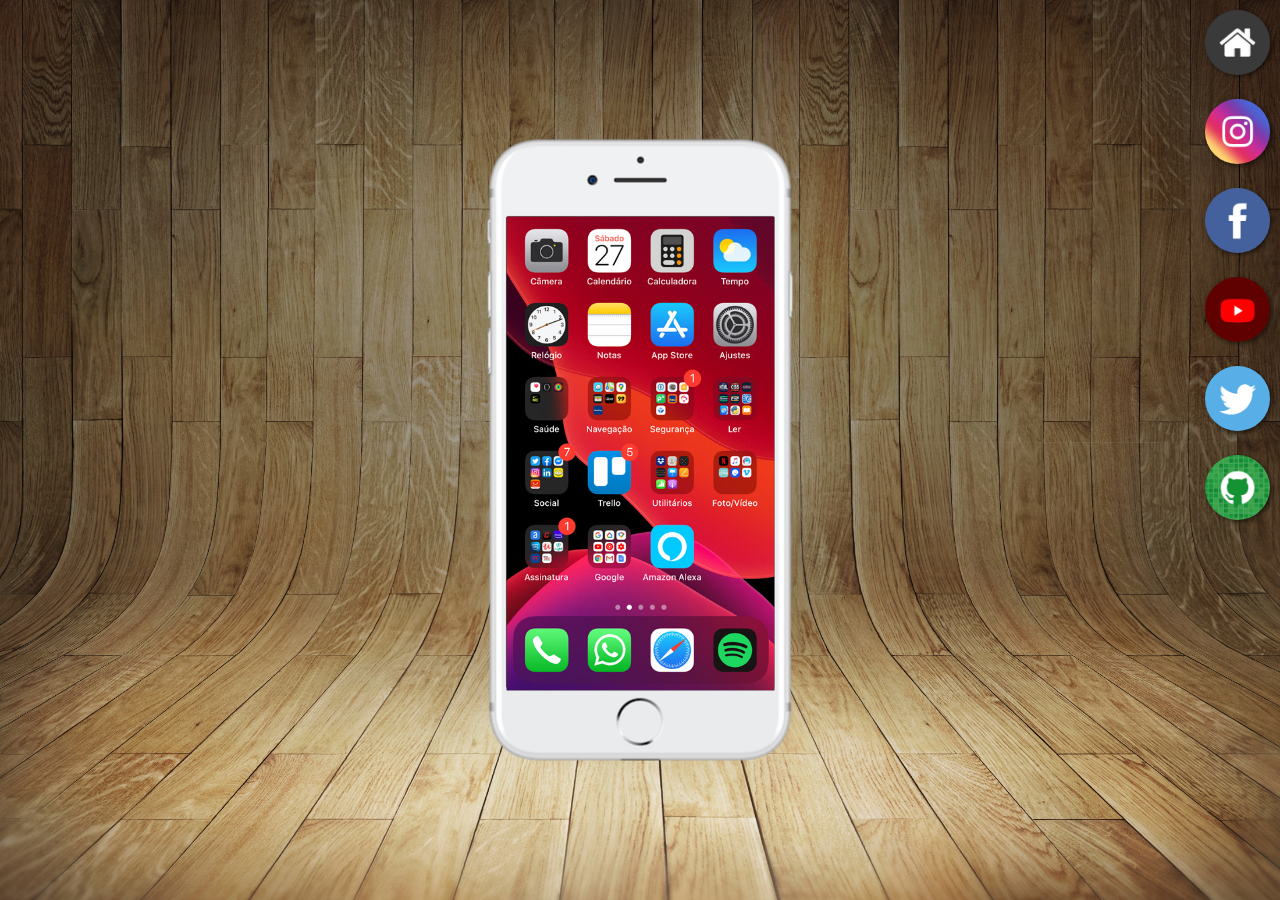
<file: index.html>
<!DOCTYPE html>
<html lang="pt-br">
<head>
    <meta charset="UTF-8">
    <meta name="viewport" content="width=device-width, initial-scale=1.0">
    <title>Projeto redes sociais</title>
    <link rel="shortcut icon" href="favicon.ico" type="image/x-icon">
    <link rel="stylesheet" href="style.css">
</head>
<body>
    <main>
        <section id="telefone">
            <iframe class="tela" name="tela" id="tela-home" src="home.html" frameborder="0"></iframe>
        </section>
        <section id="redes">
            <a href="home.html" target="tela"><img src="imagens/logo-home.jpg" alt="Home"></a> <br>
            <a href="instagram.html" target="tela"><img src="imagens/logo-instagram.jpg" alt="Instagram"></a> <br>
            <a href="facebook.html" target="tela"><img src="imagens/logo-facebook.jpg" alt="Facebook"></a> <br>
            <a href="Yt.html" target="tela"><img src="imagens/logo-youtube.jpg" alt="Youtube"></a> <br>
            <a href="Twitter.html" target="tela"><img src="imagens/logo-twitter.jpg" alt="Twitter"></a> <br>
            <a href="git.html" target="tela"><img src="imagens/logo-github.jpg" alt="Github"></a>
        </section>
    </main>
</body>
</html>
</file>
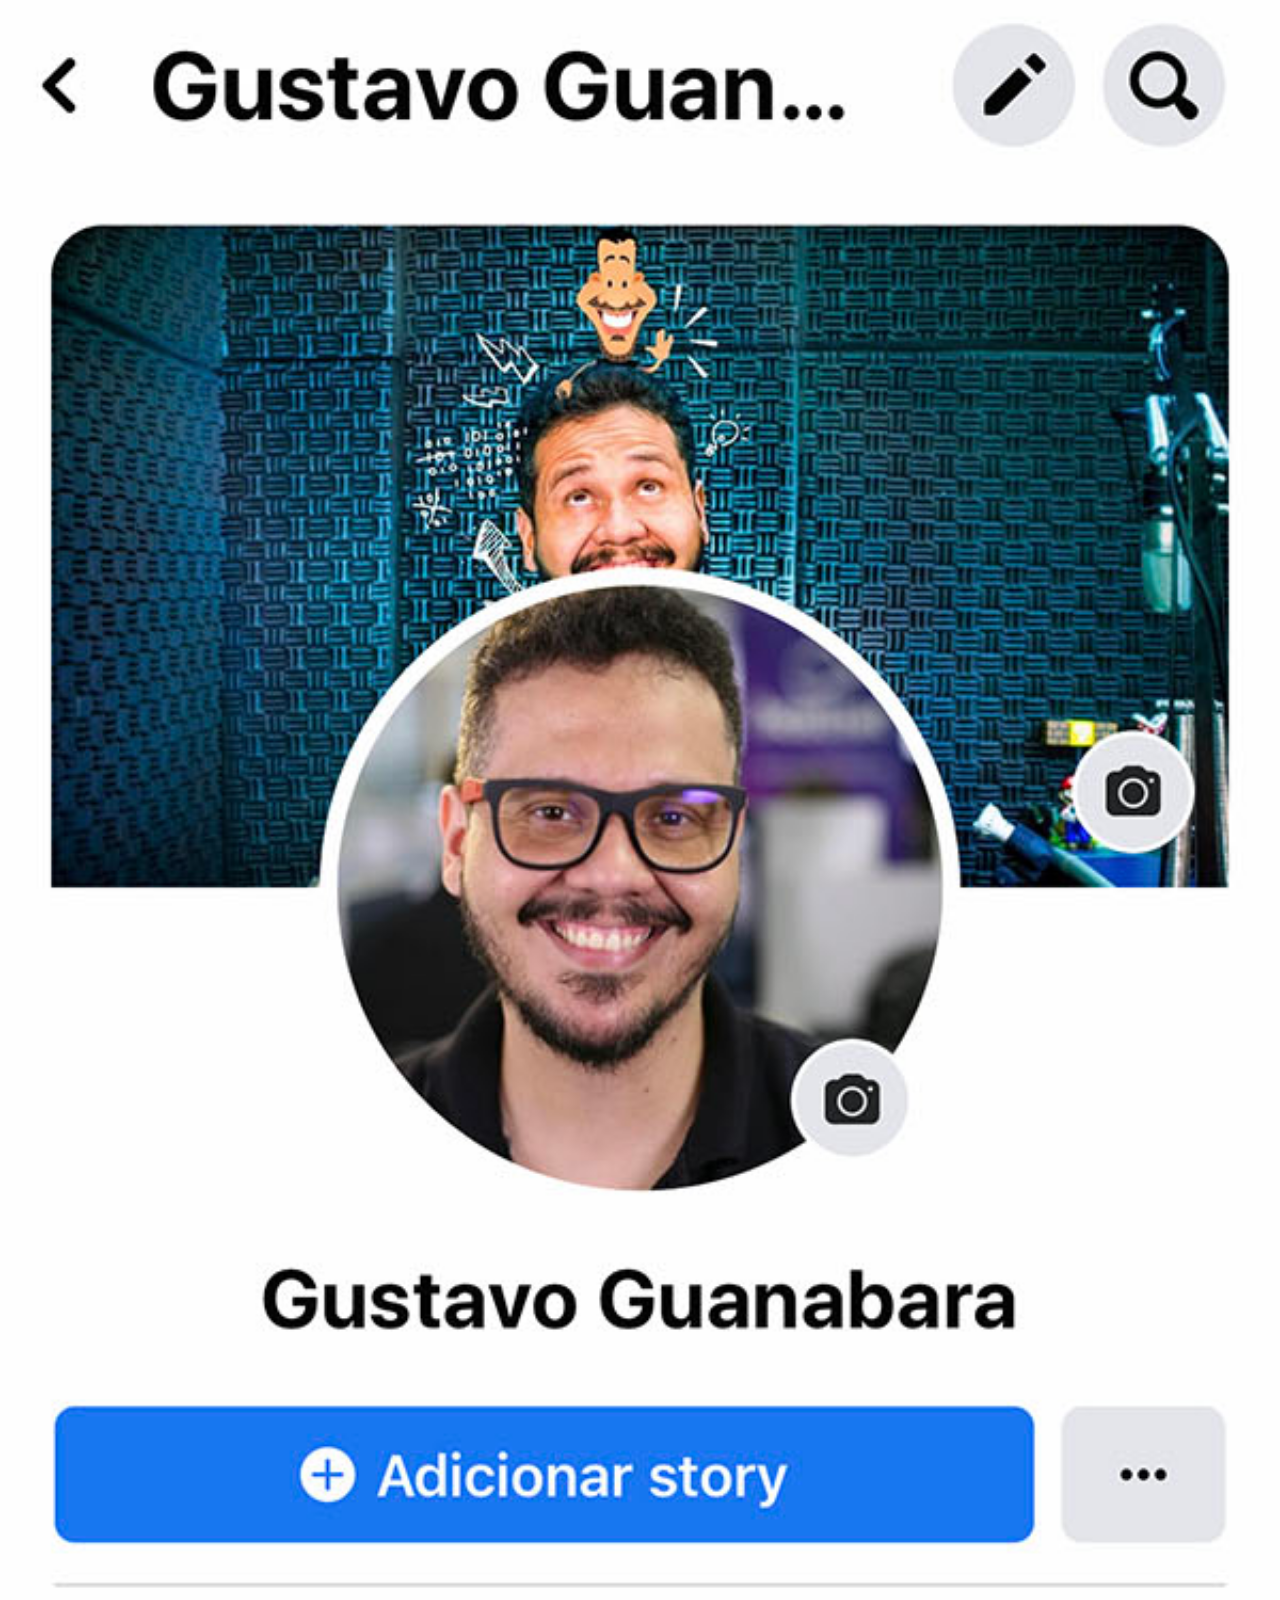
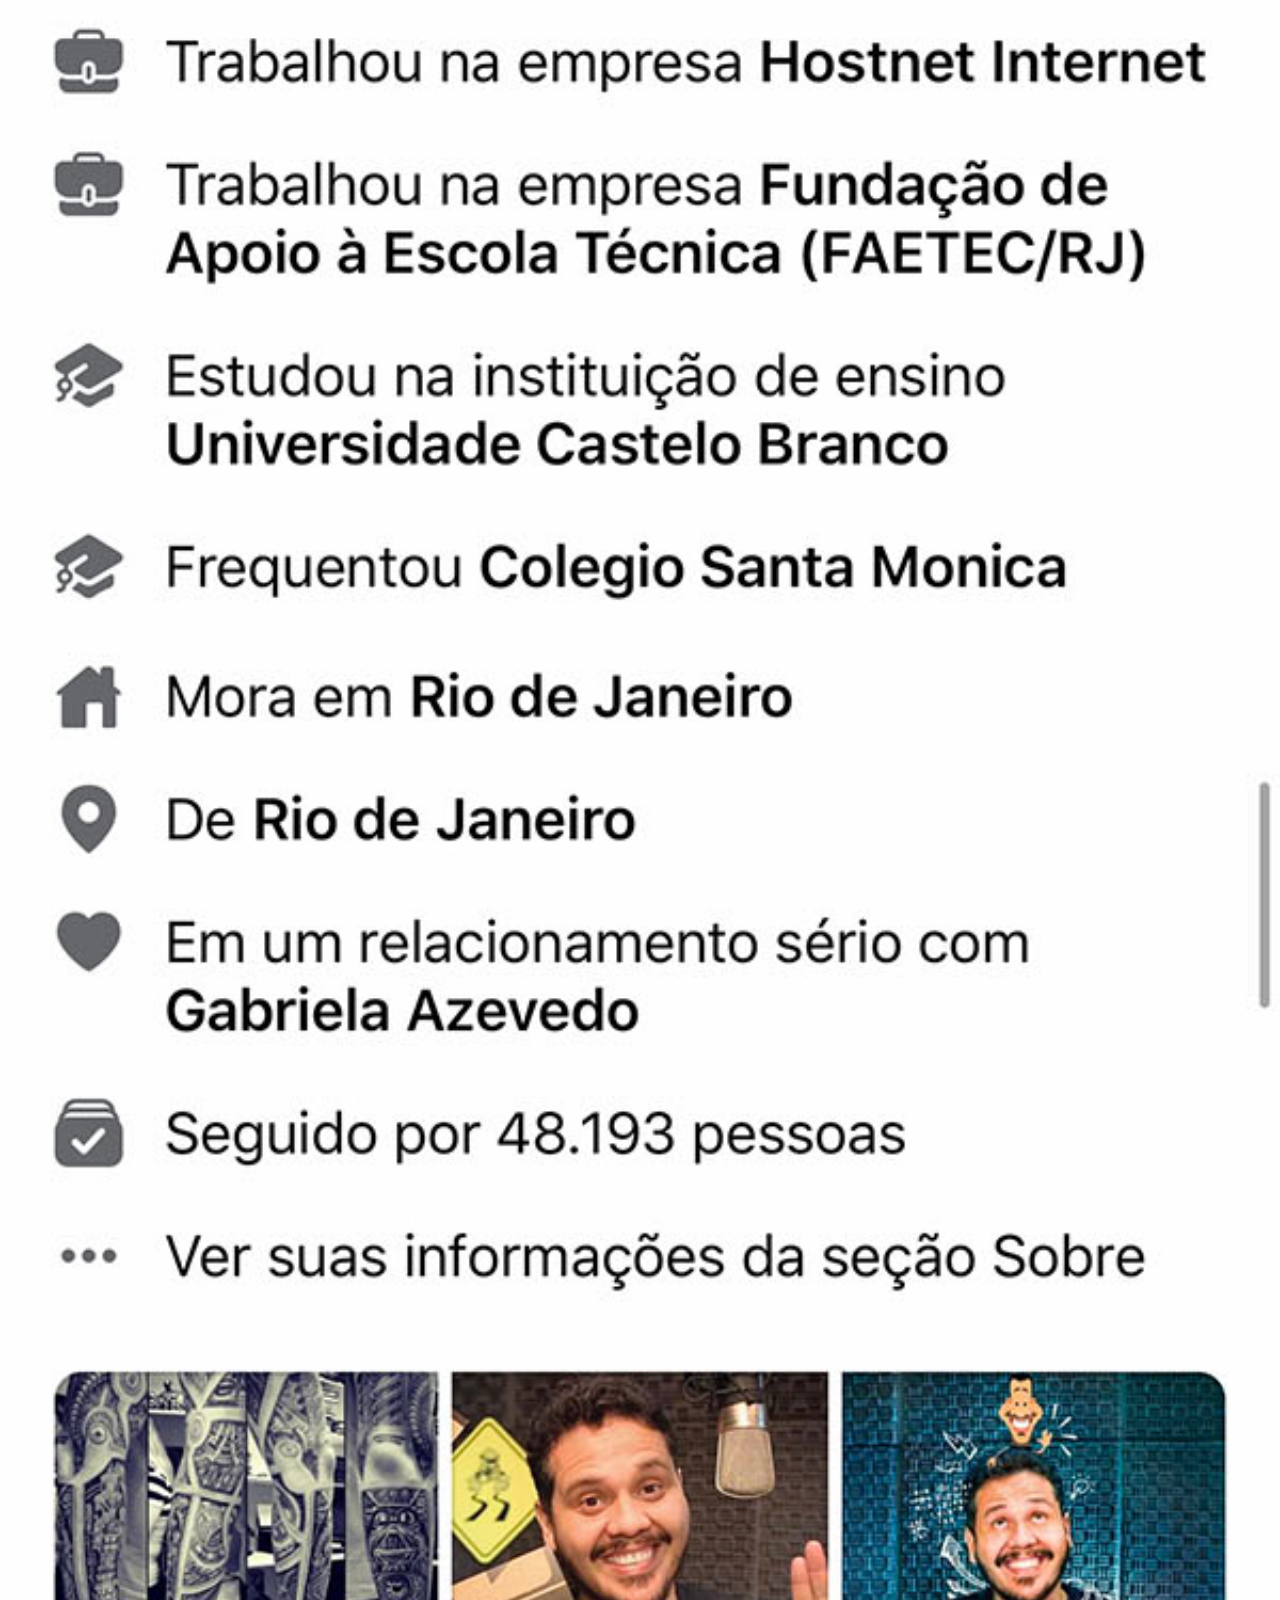
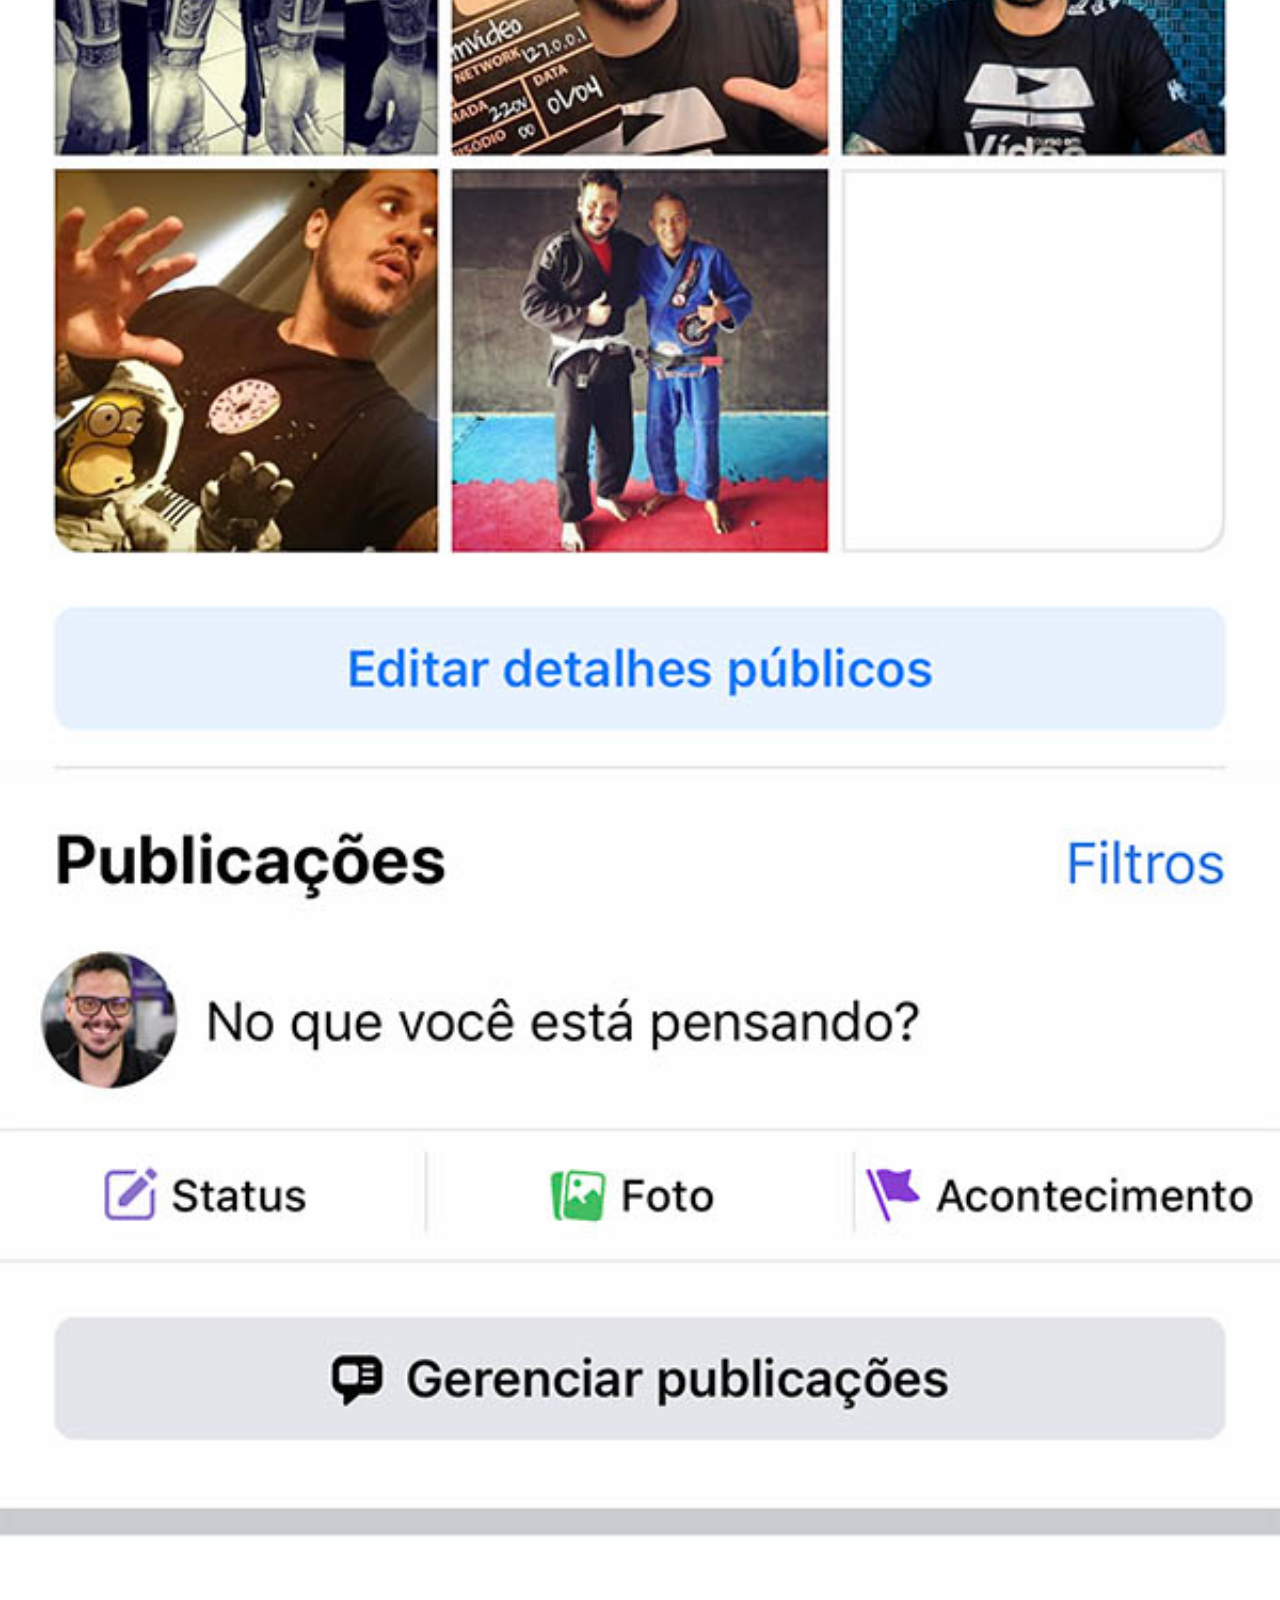
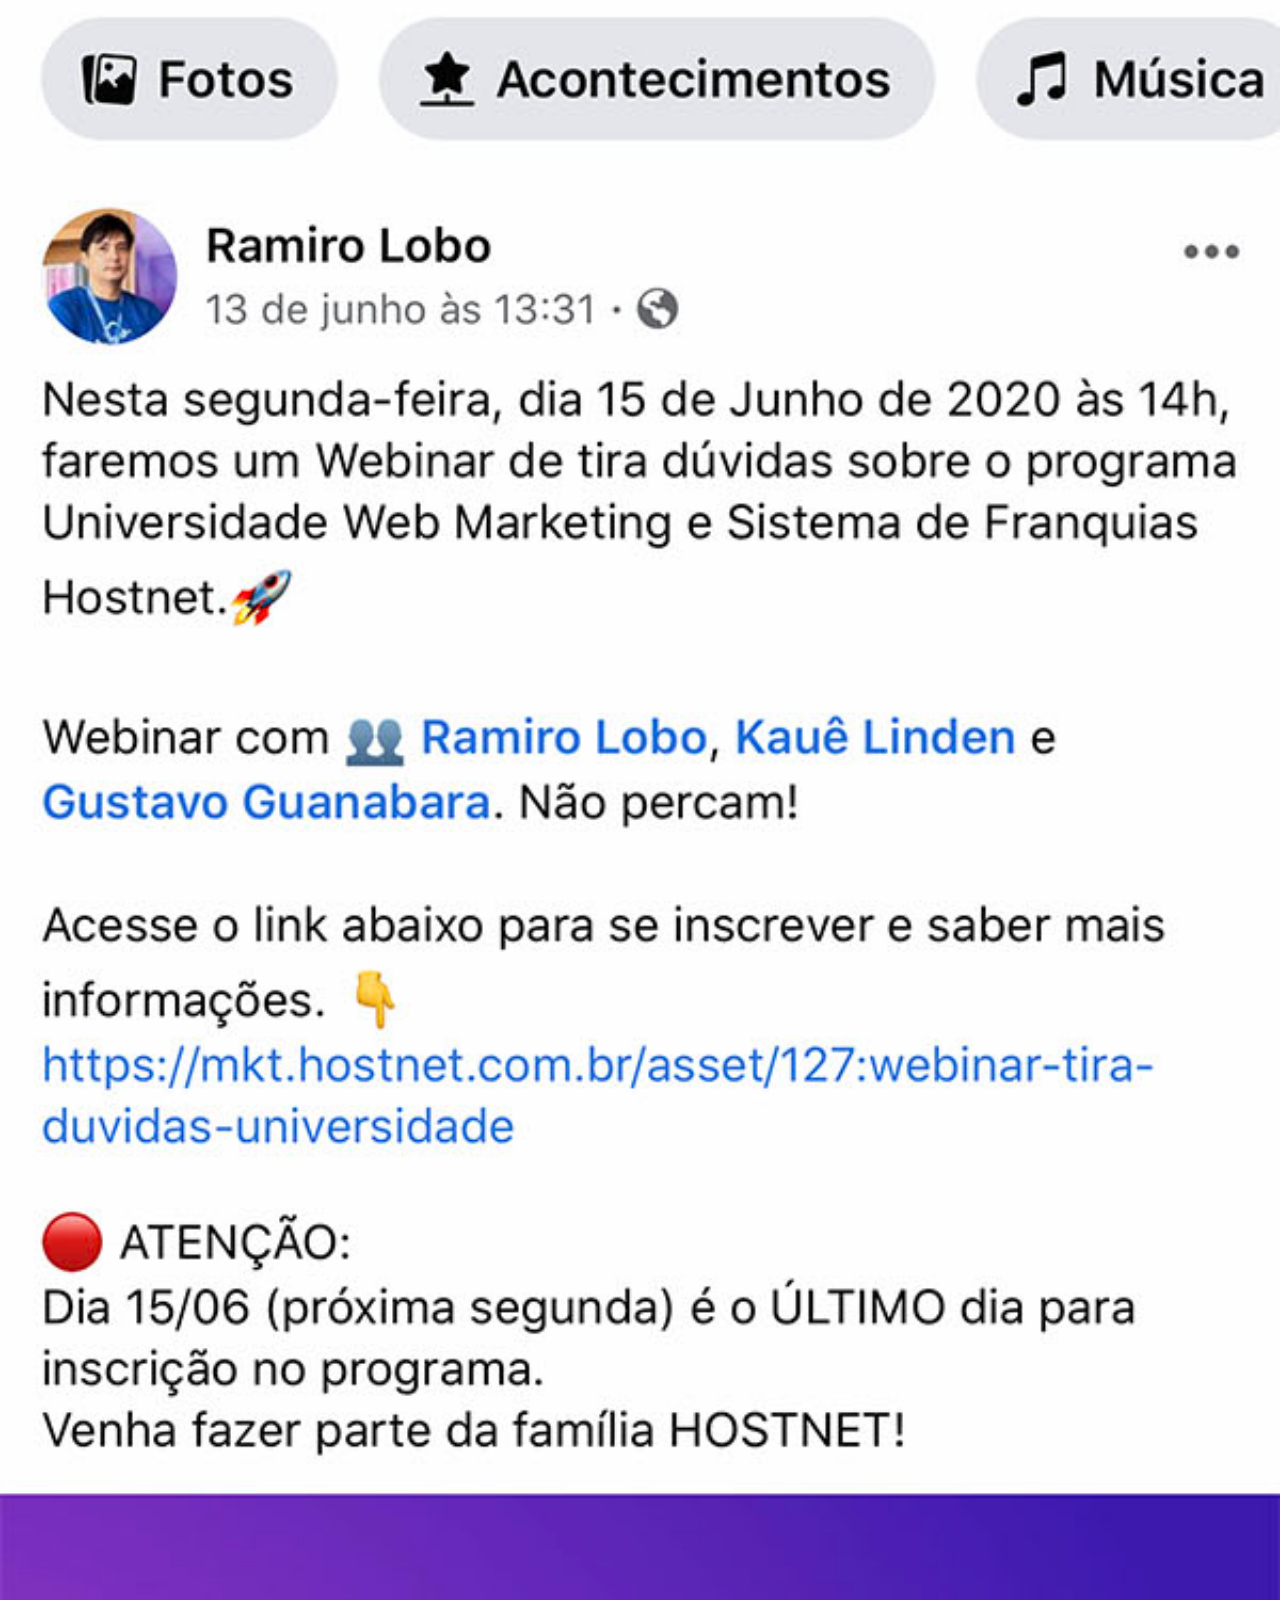
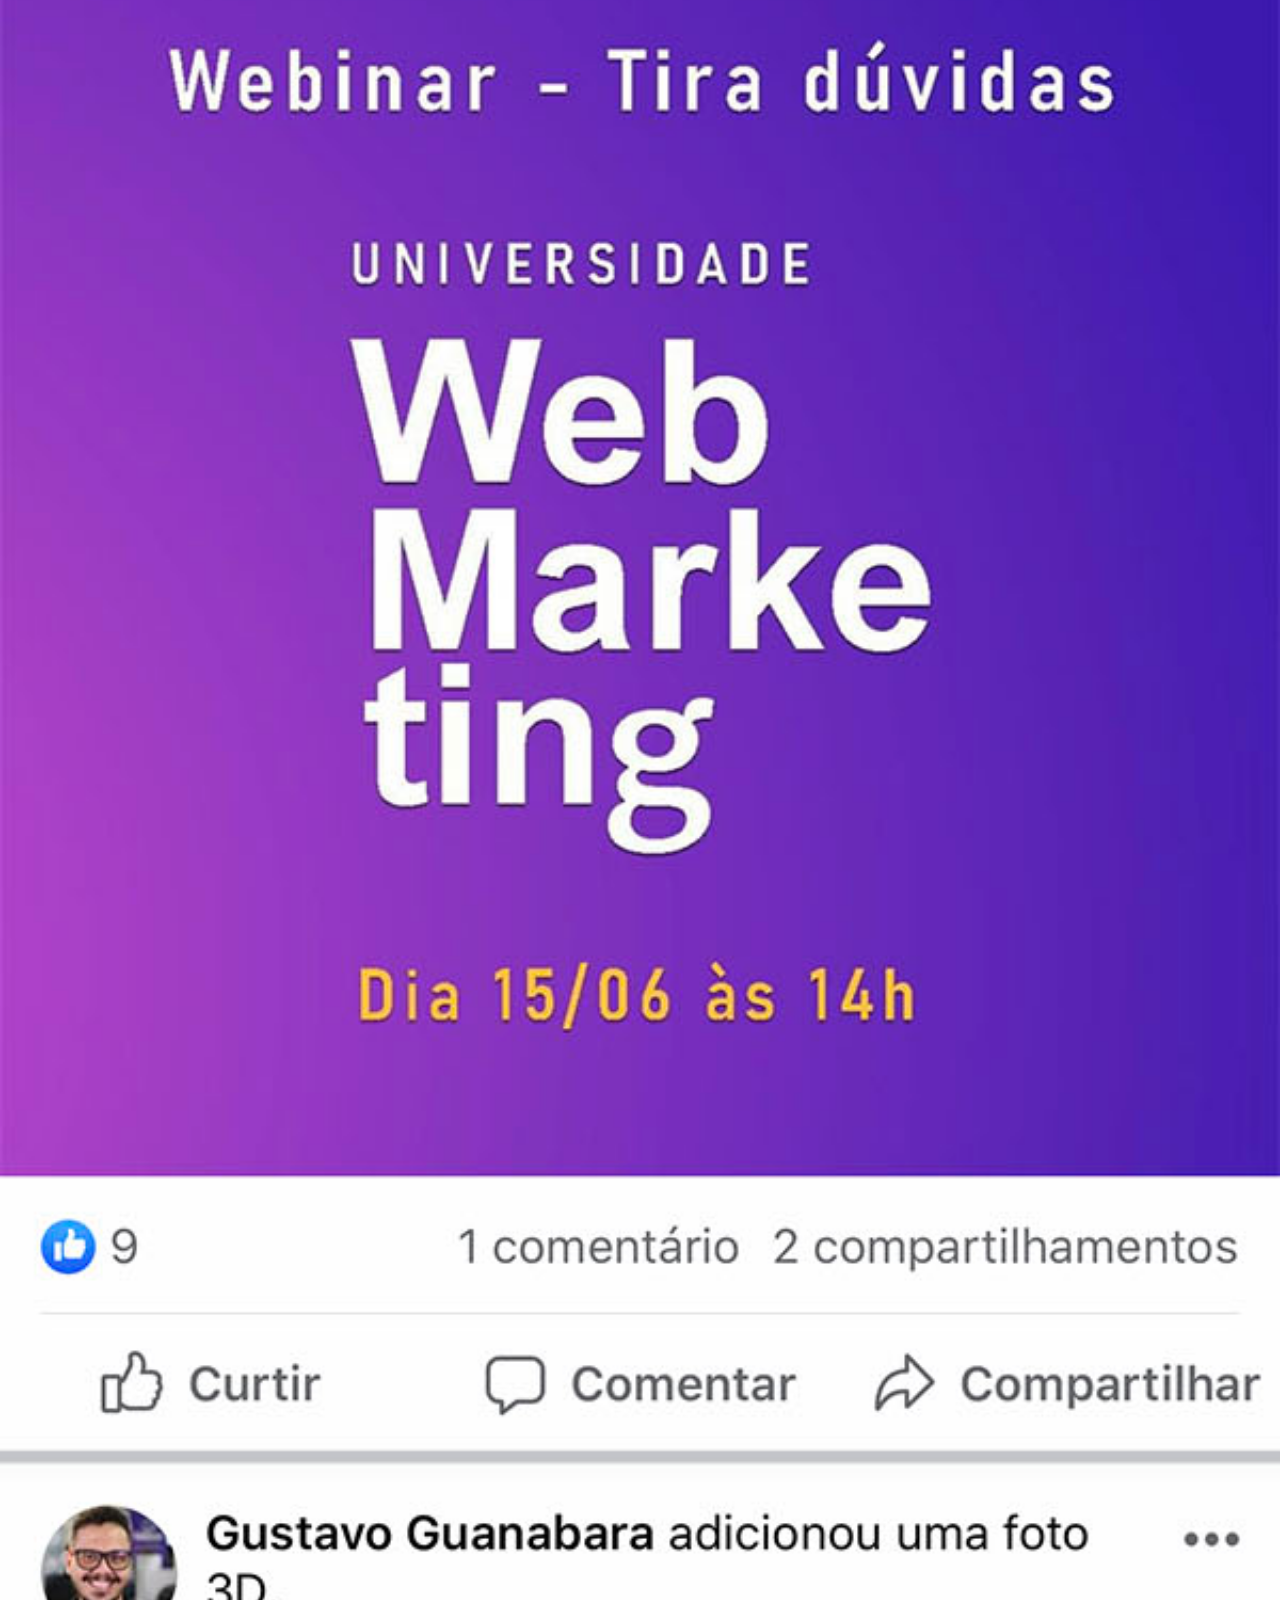
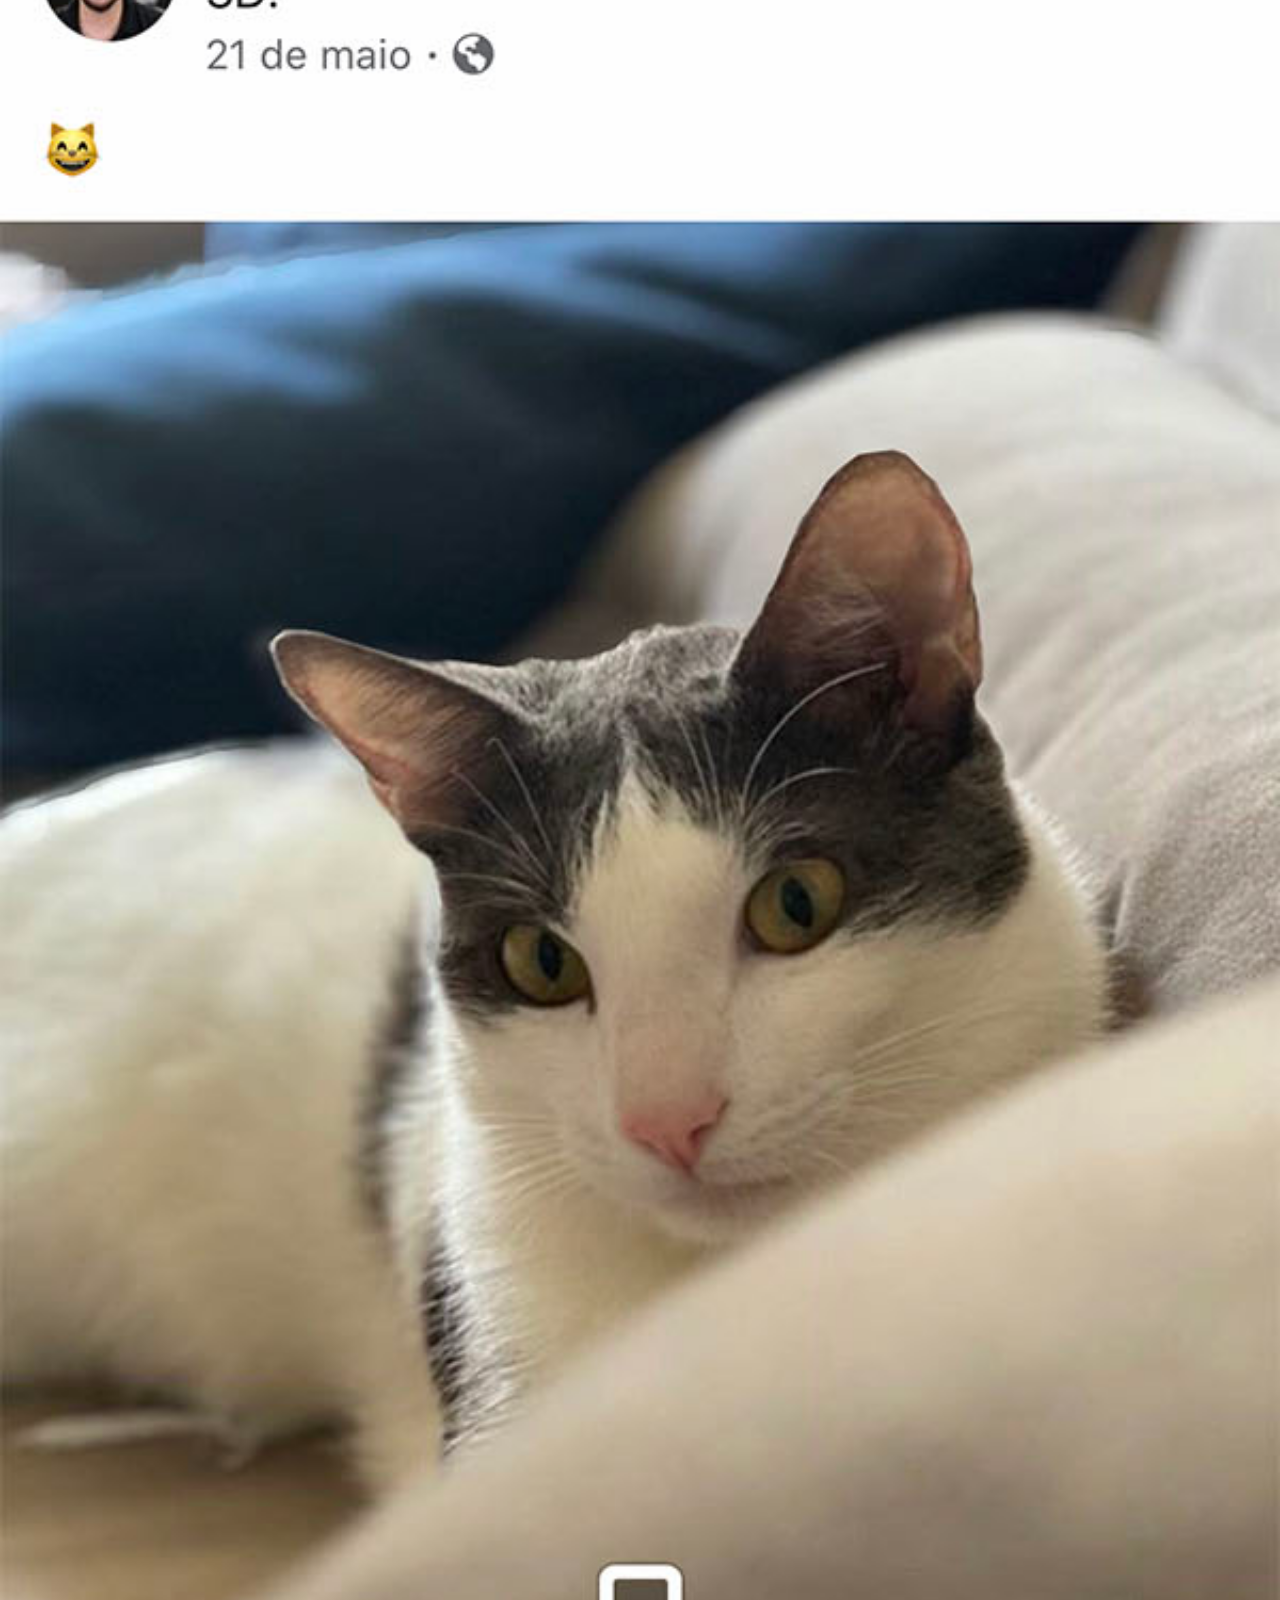
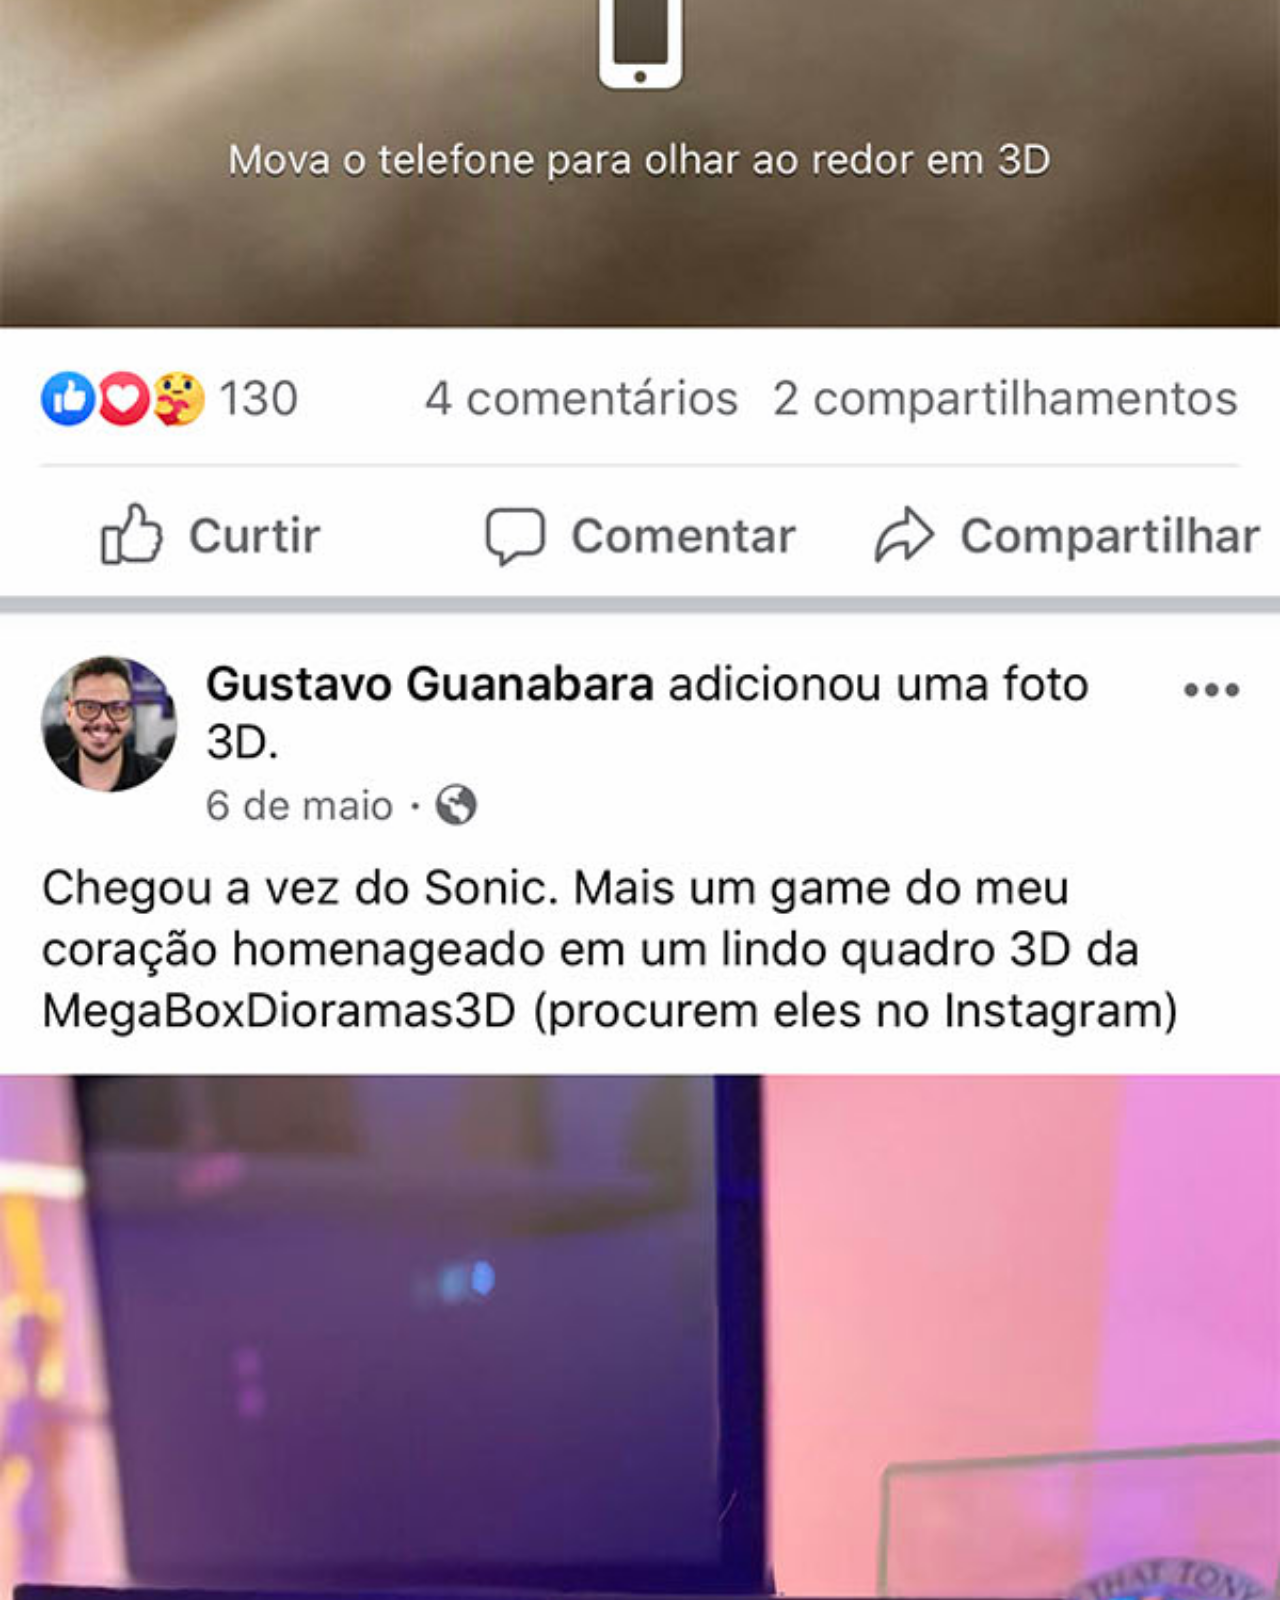
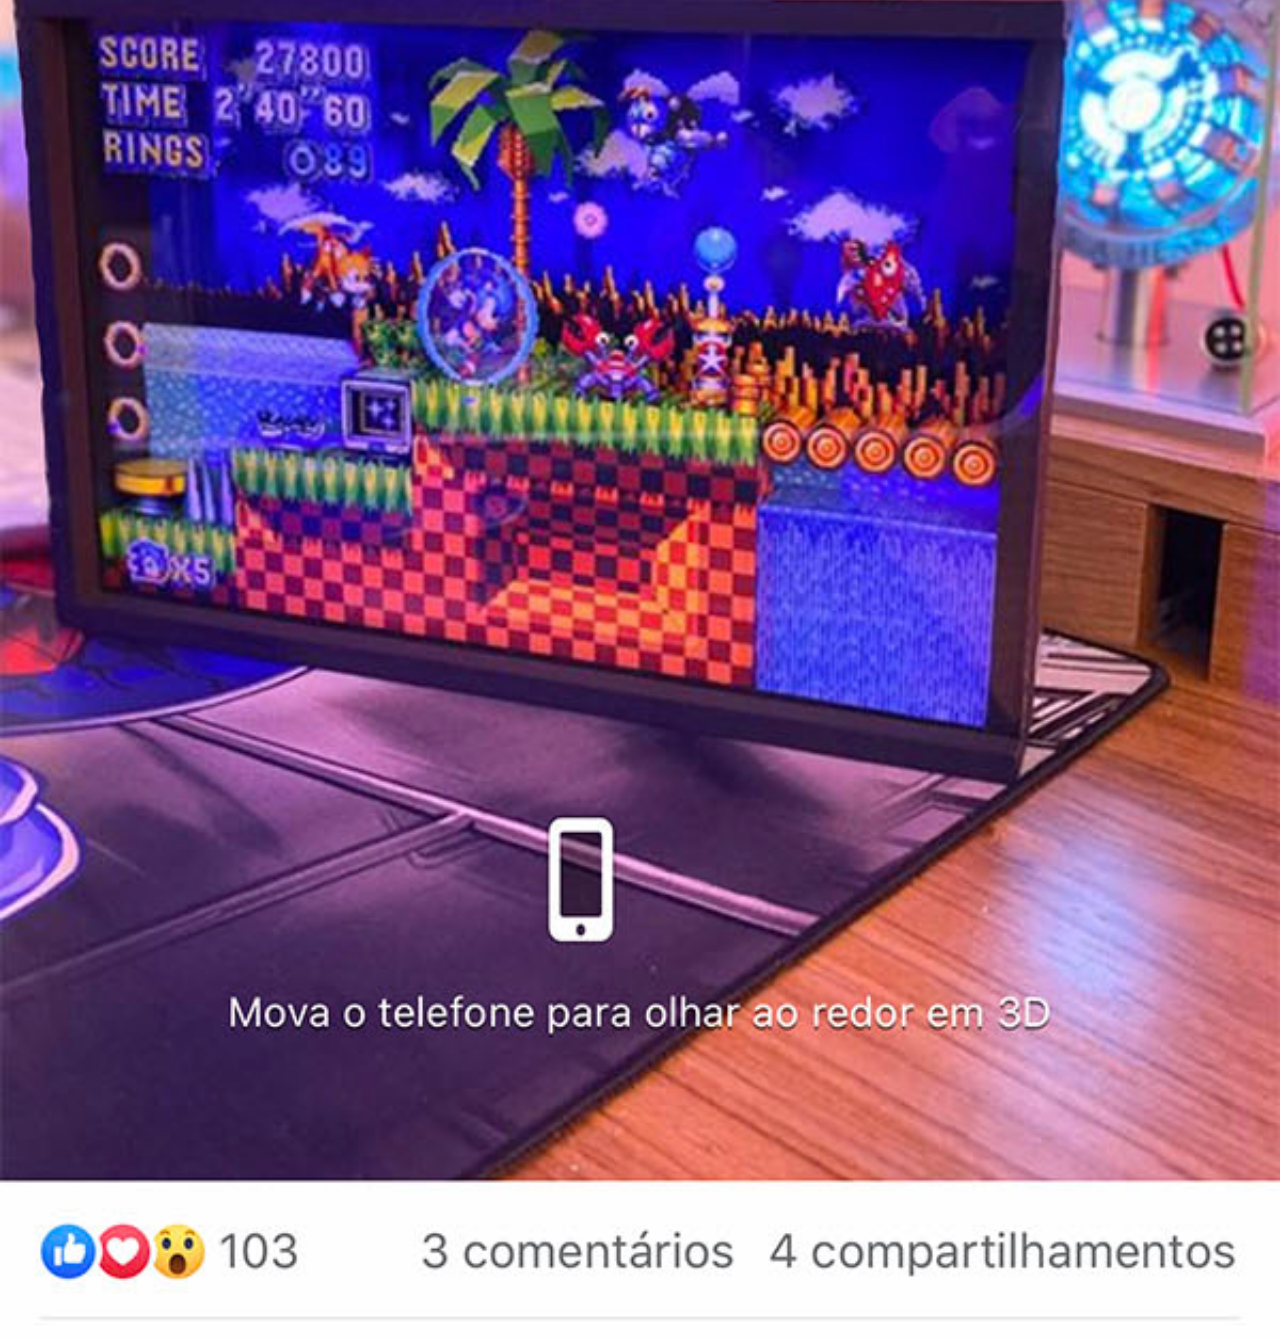
<file: facebook.html>
<!DOCTYPE html>
<html lang="pt-br">
<head>
    <meta charset="UTF-8">
    <meta name="viewport" content="width=device-width, initial-scale=1.0">
    <title>Facebook</title>
    <style>
        *{
            margin: 0;
            padding: 0;
        }

        ::-webkit-scrollbar{
            height: 0;
            width: 0;
        }

        body img{
            width: 100vw;
        }

    </style>
</head>
<body>
    <img src="imagens/tela-facebook.jpg" alt="Facebook">
</body>
</html>
</file>
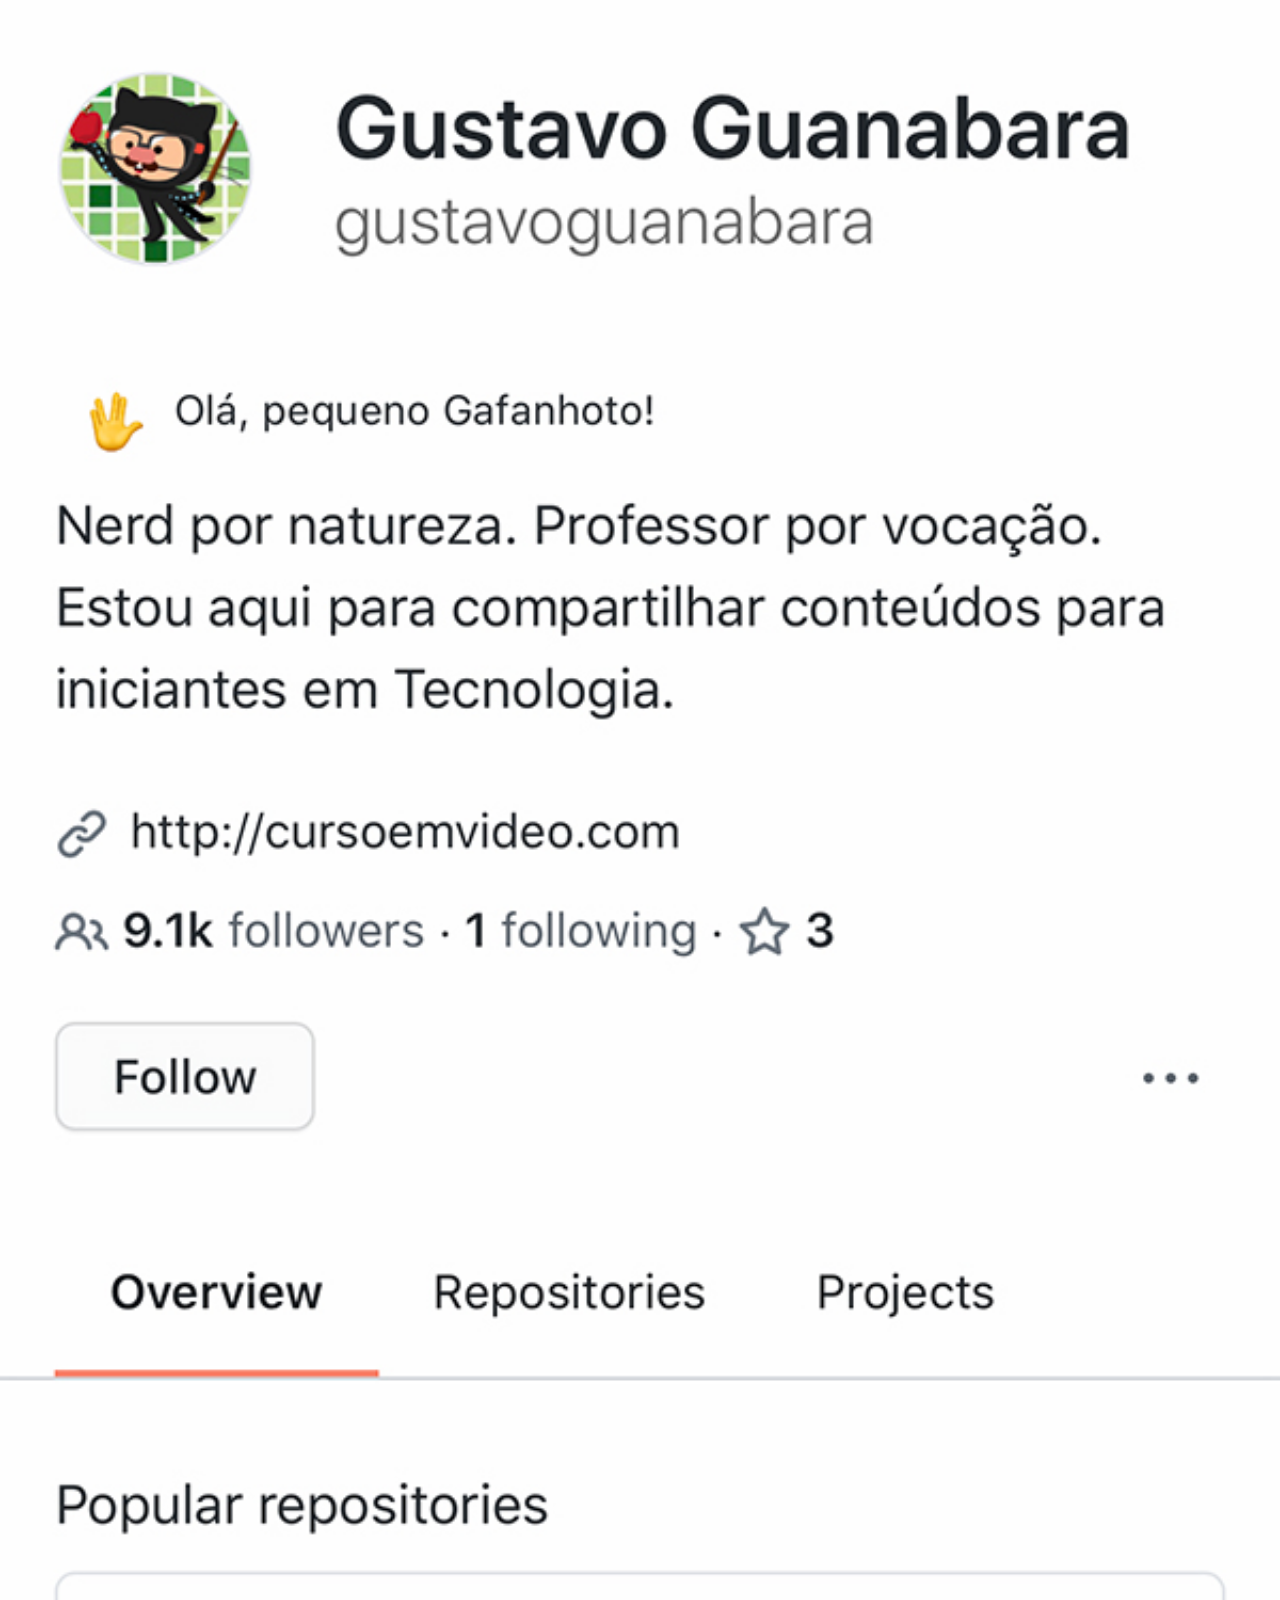
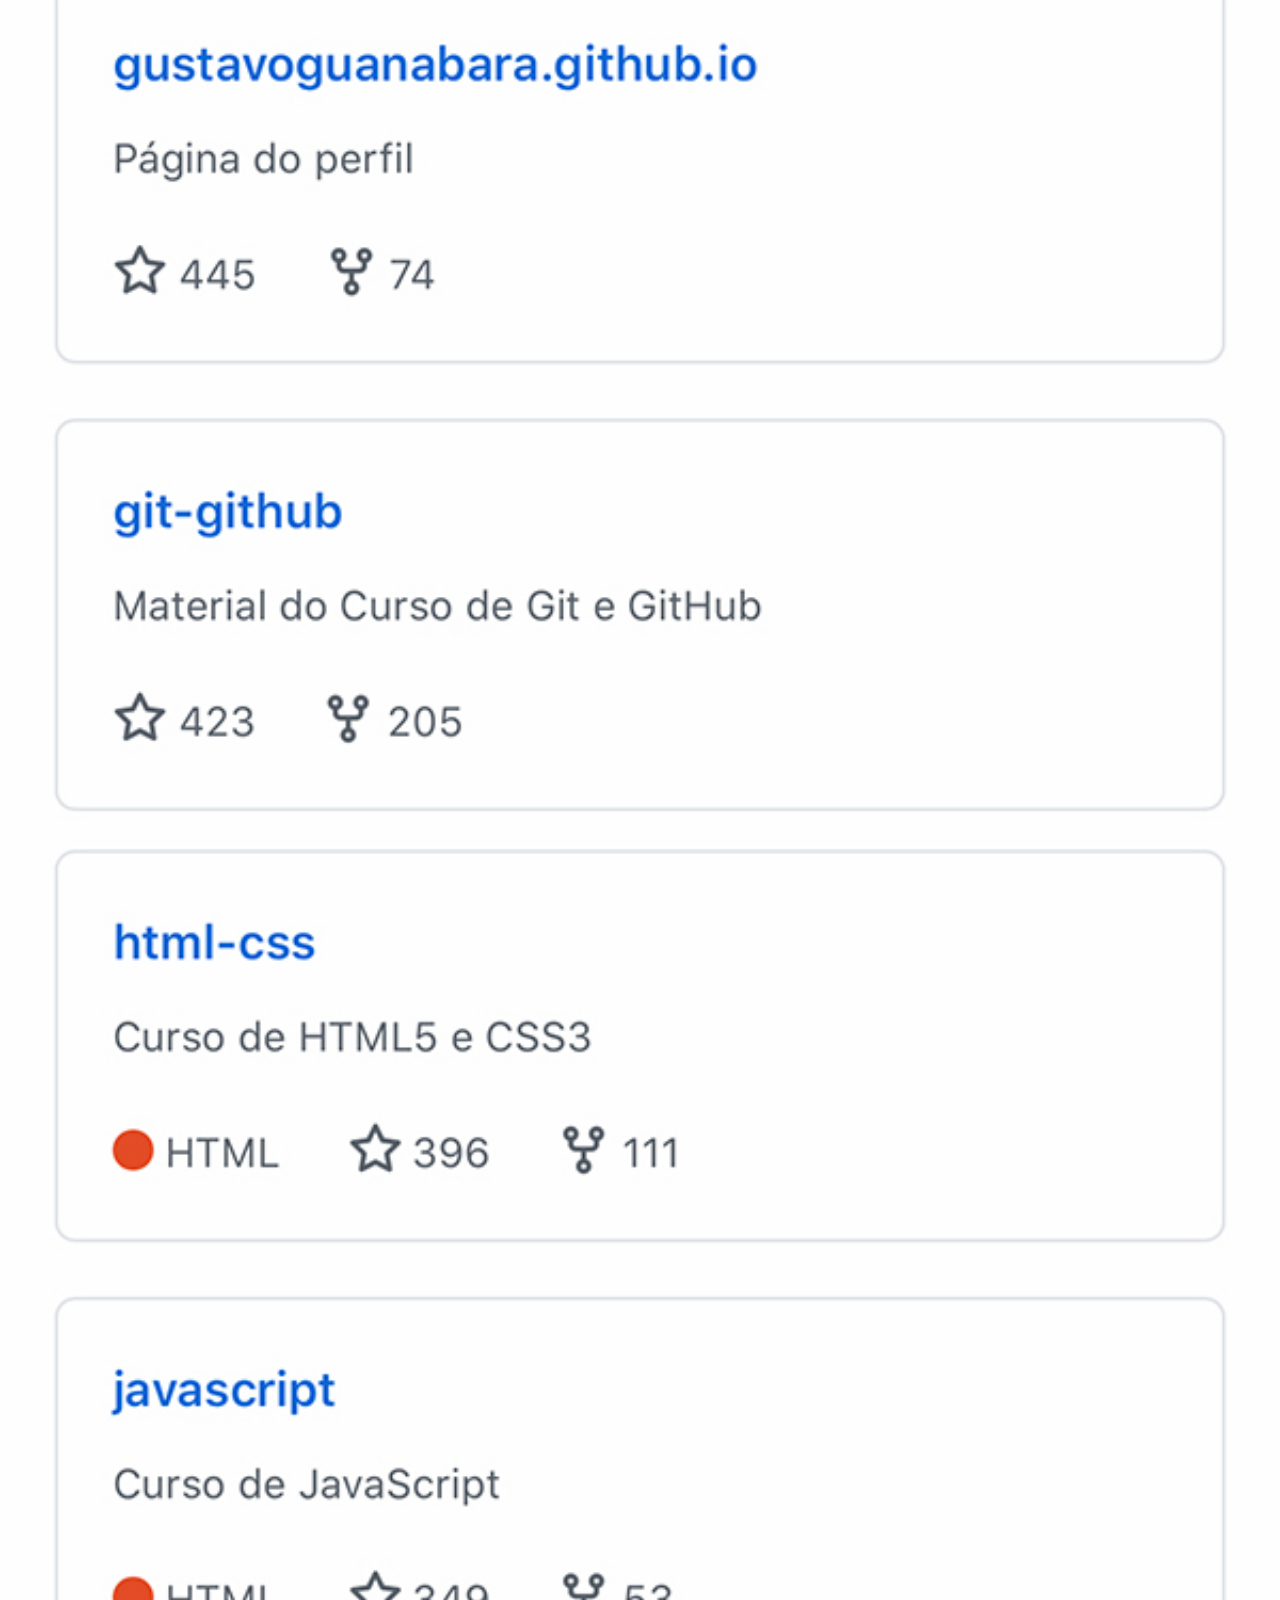
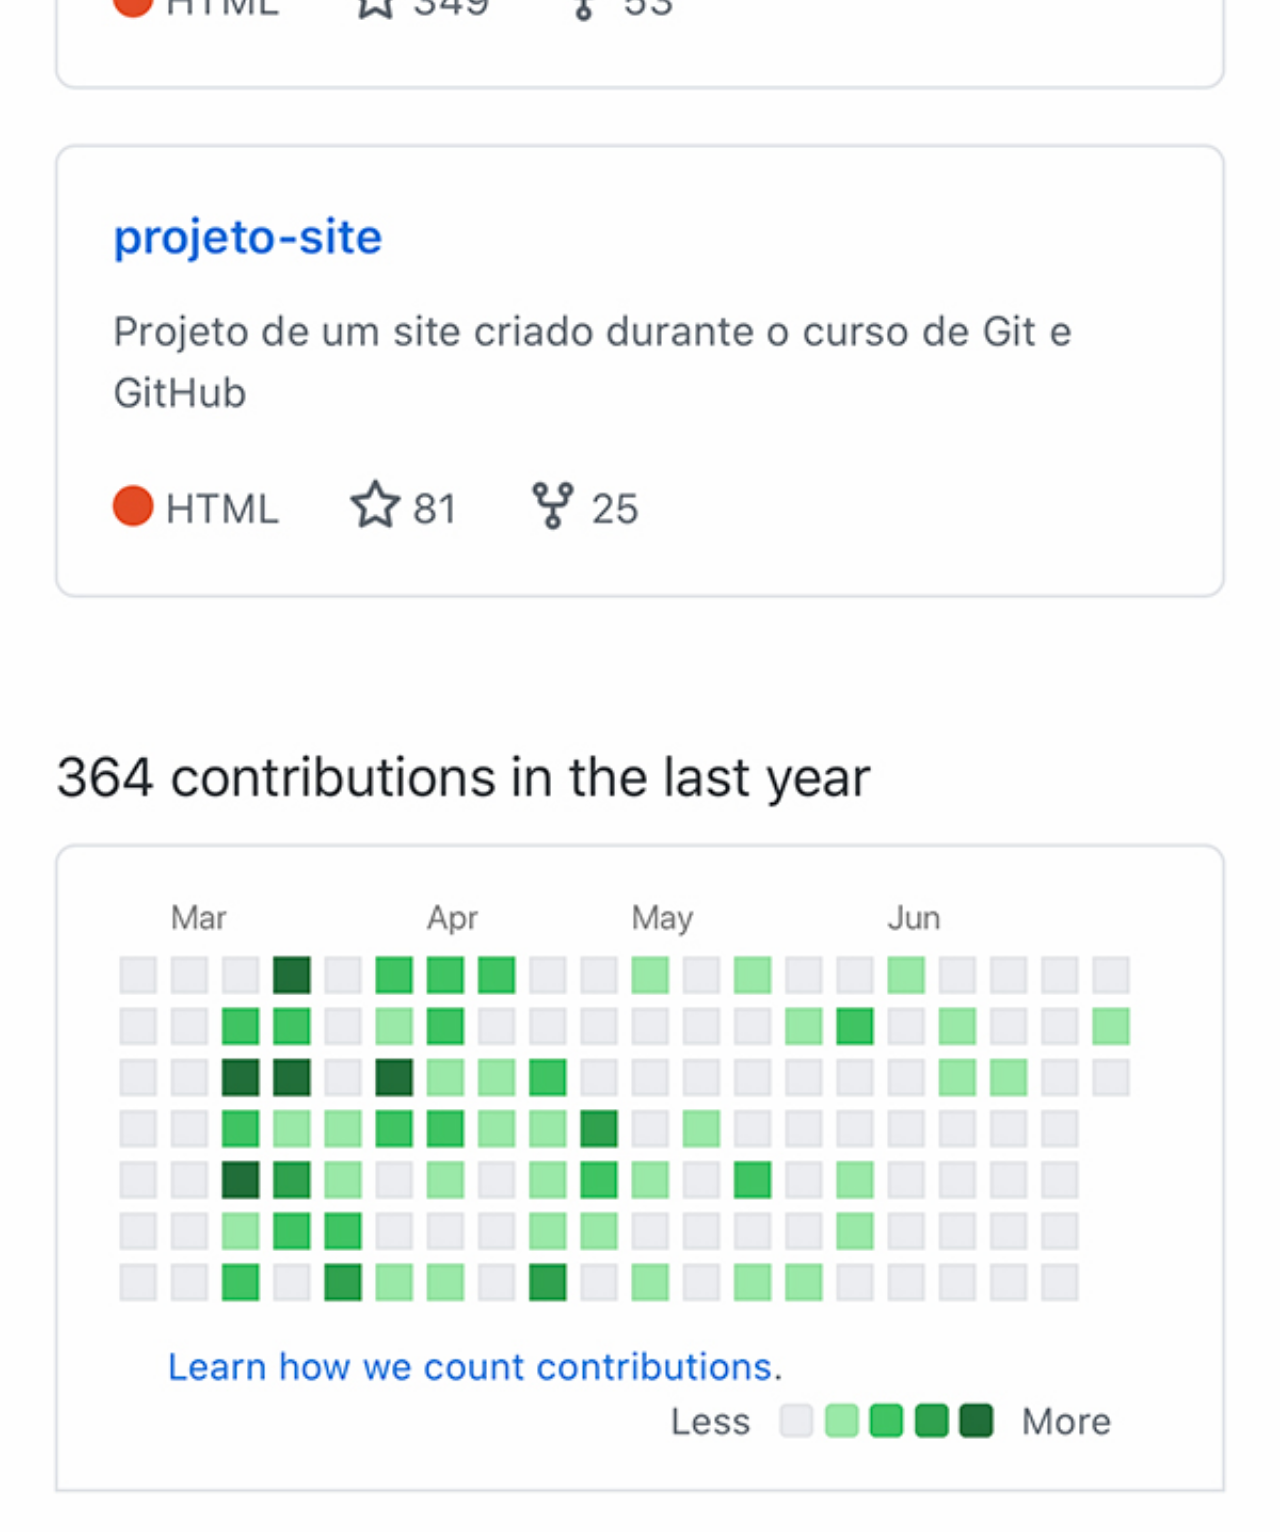
<file: git.html>
<!DOCTYPE html>
<html lang="pt-br">
<head>
    <meta charset="UTF-8">
    <meta name="viewport" content="width=device-width, initial-scale=1.0">
    <title>GitHub</title>
    <style>
        *{
            margin: 0;
            padding: 0;
        }

        ::-webkit-scrollbar{
            height: 0;
            width: 0;
        }

        body img{
            width: 100vw;
        }

    </style>
</head>
<body>
    <img src="imagens/tela-github.jpg" alt="GitHub">
</body>
</html>
</file>
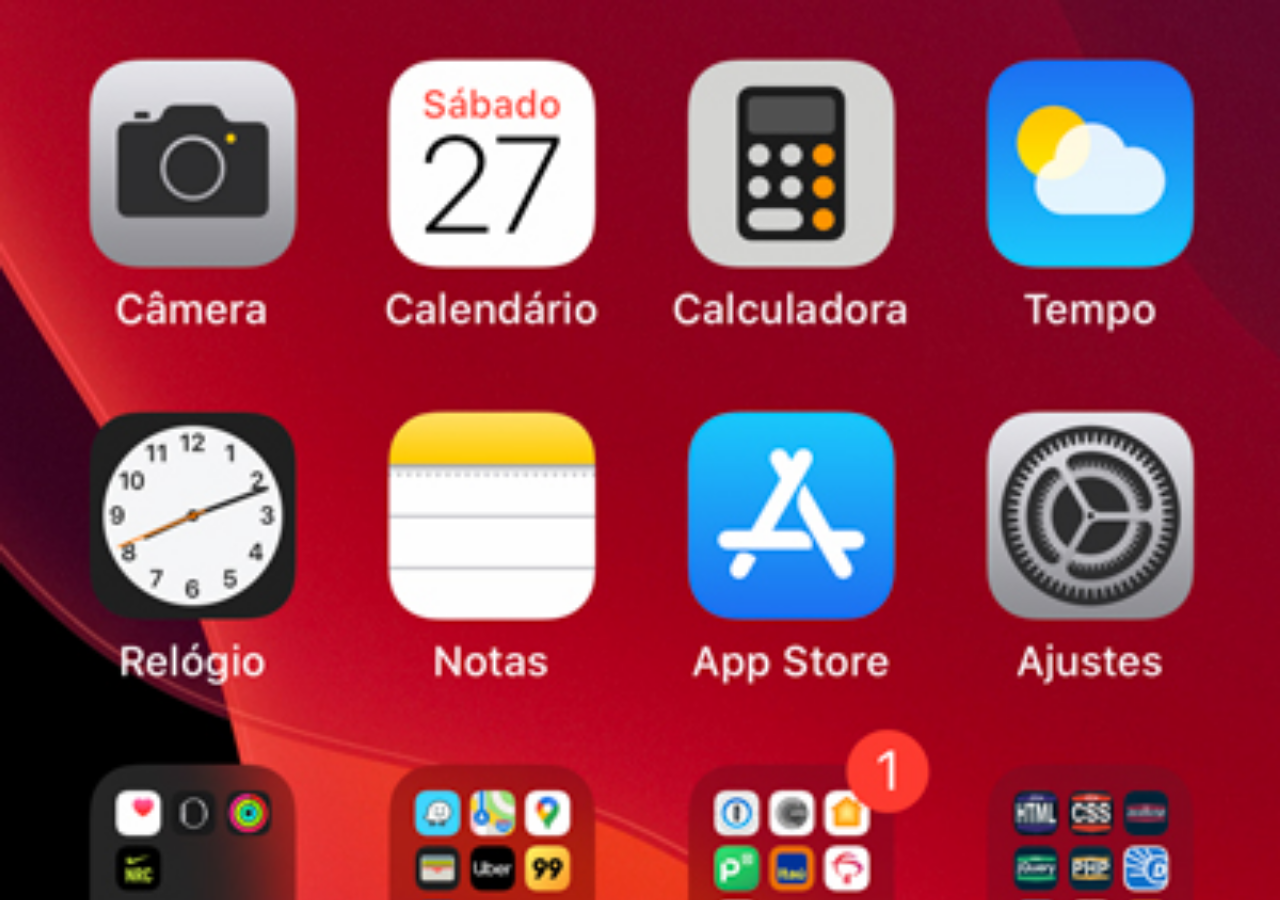
<file: home.html>
<!DOCTYPE html>
<html lang="pt-br">
<head>
    <meta charset="UTF-8">
    <meta name="viewport" content="width=device-width, initial-scale=1.0">
    <title>Home</title>
    <style>
        *{
            margin: 0;
            padding: 0;
        }

        body{
            height: 100vh;
            width: 100vw;
            background: black url(imagens/tela-home.jpg) no-repeat top center;
            background-size: cover;
            background-attachment: fixed;
        }
    </style>
</head>
<body>
    
</body>
</html>
</file>
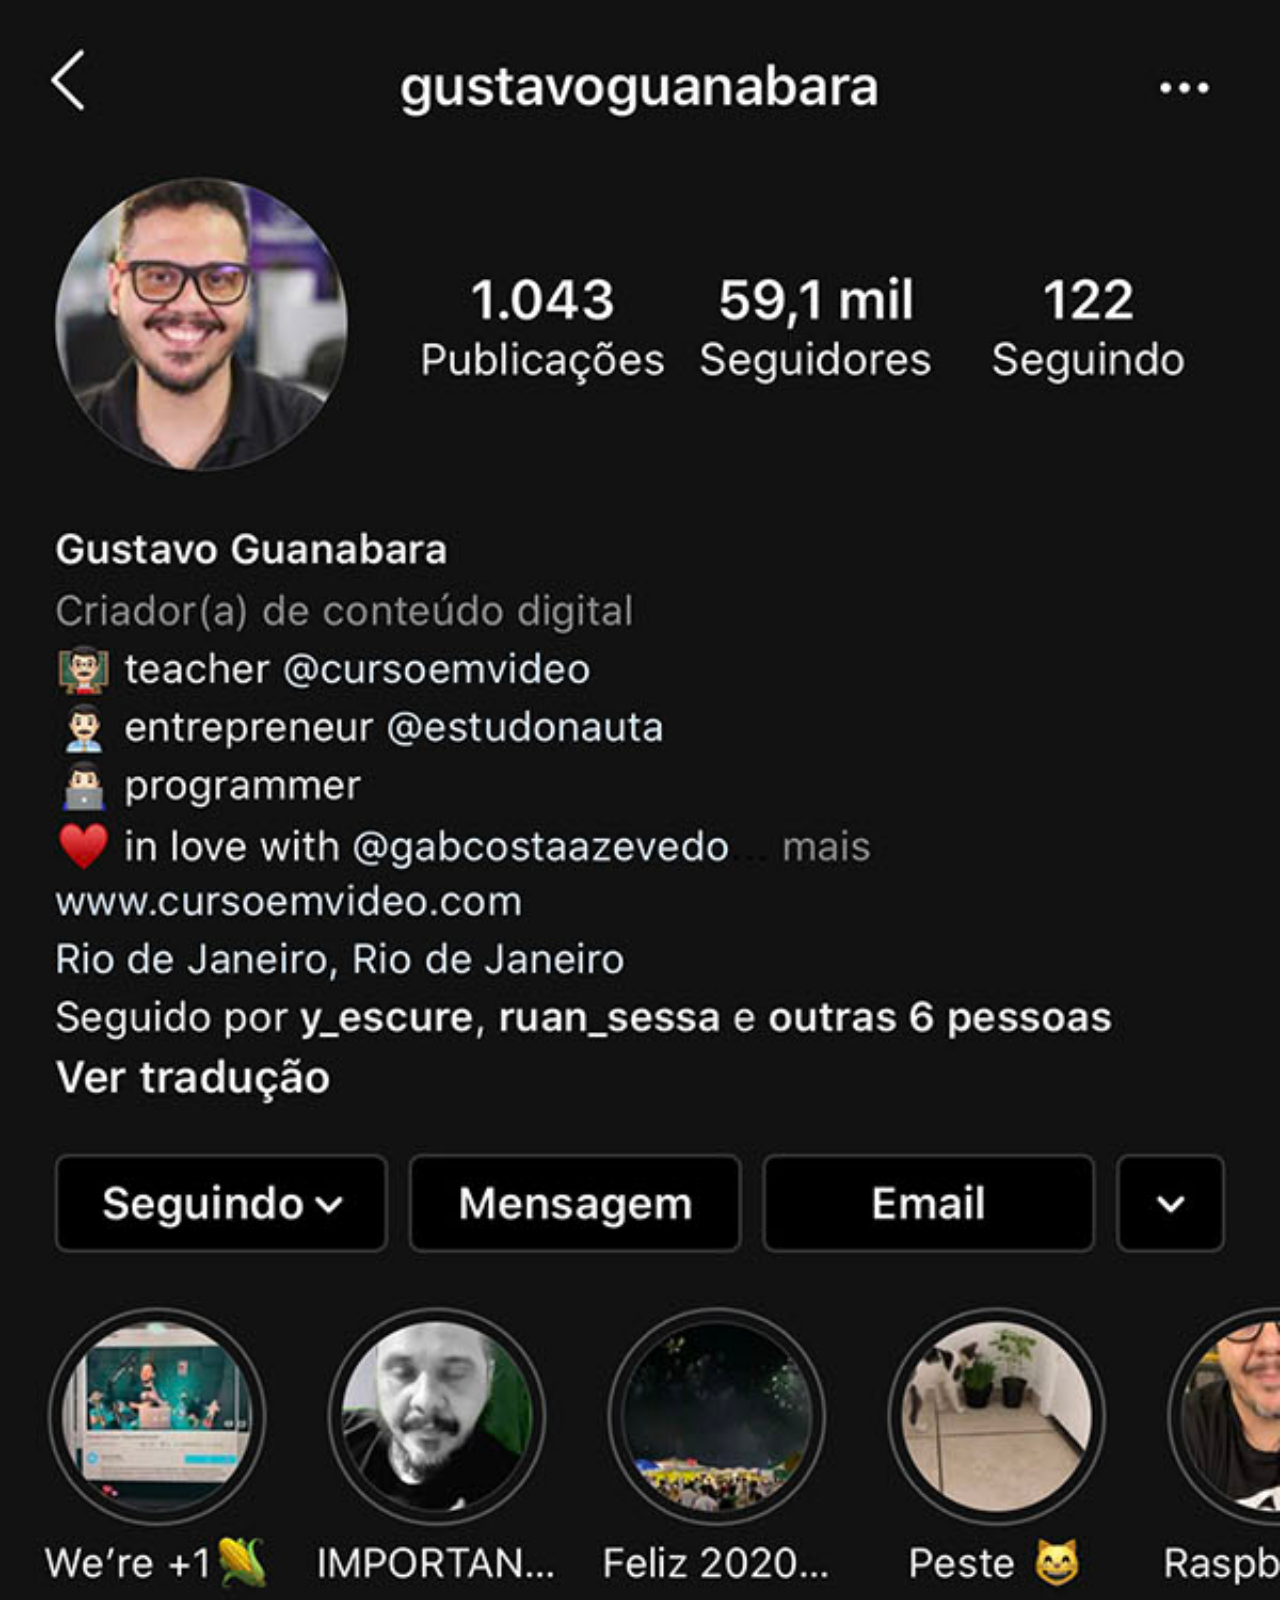
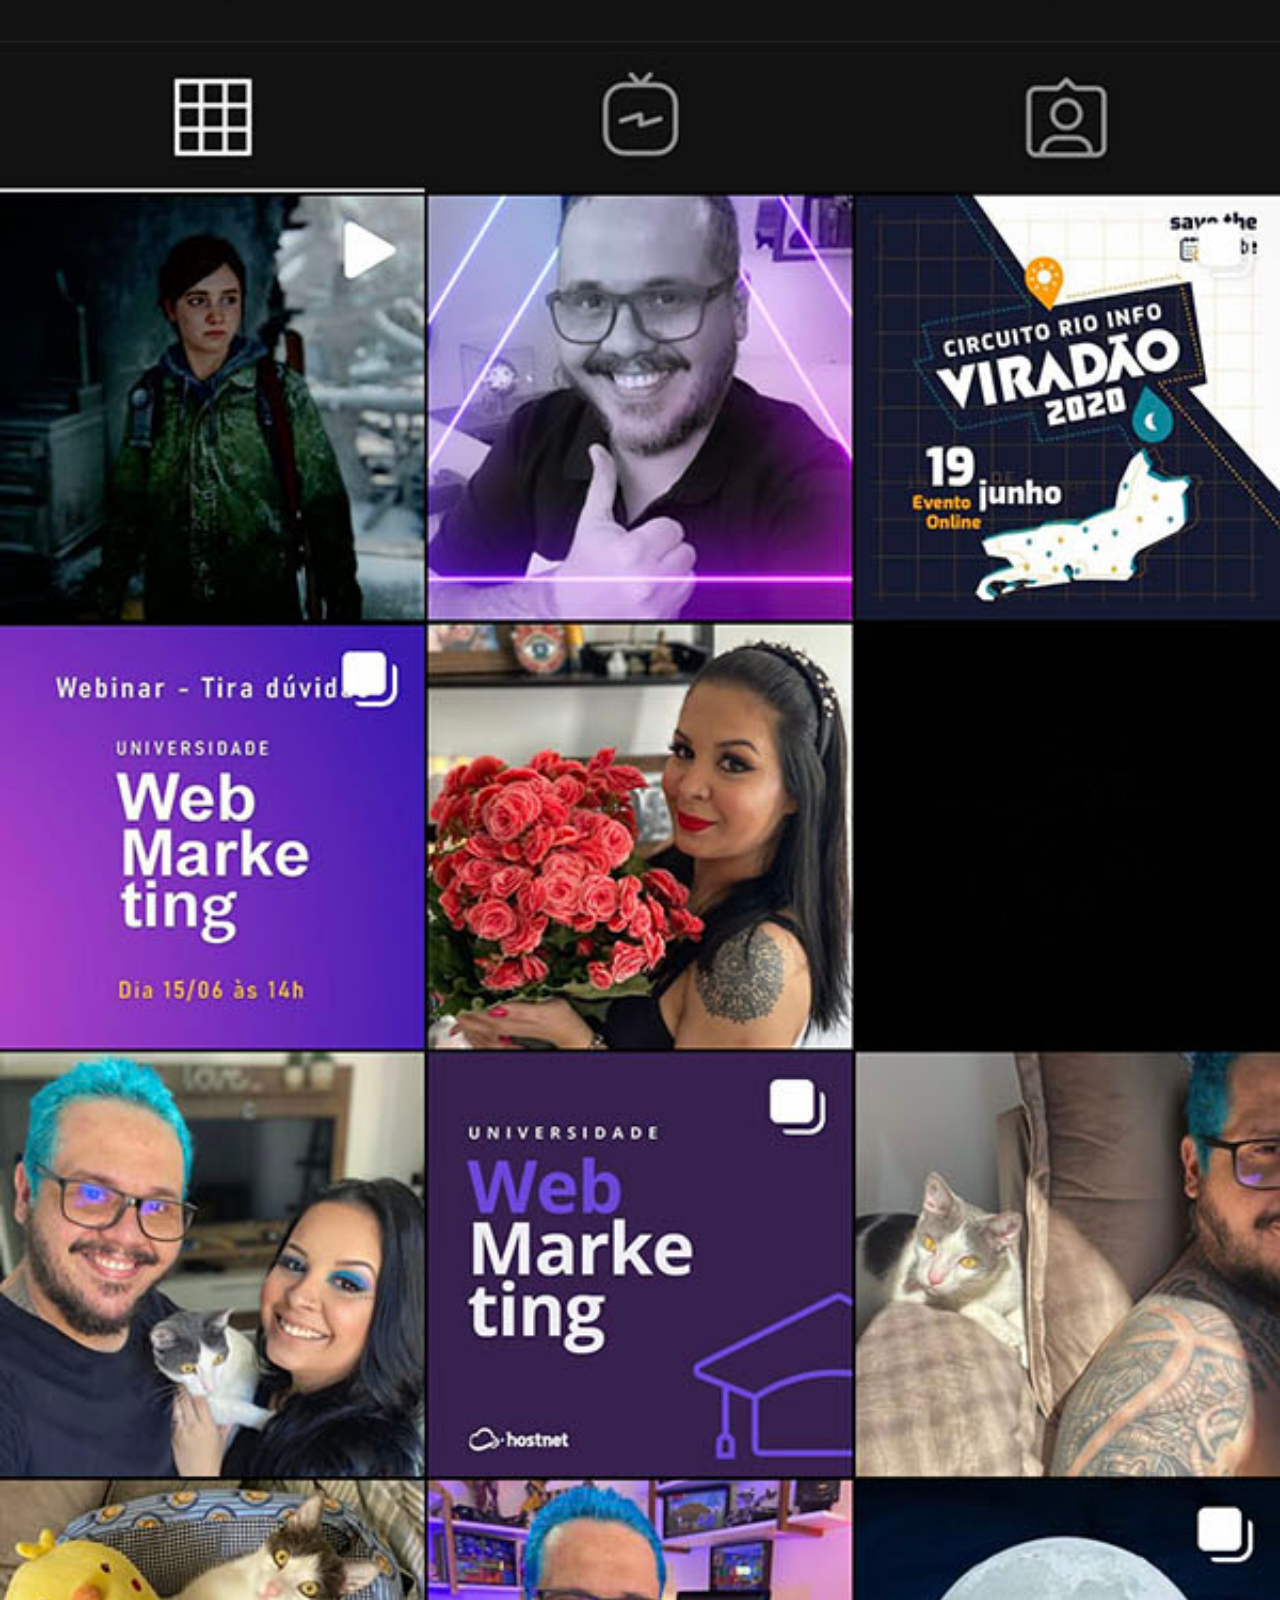
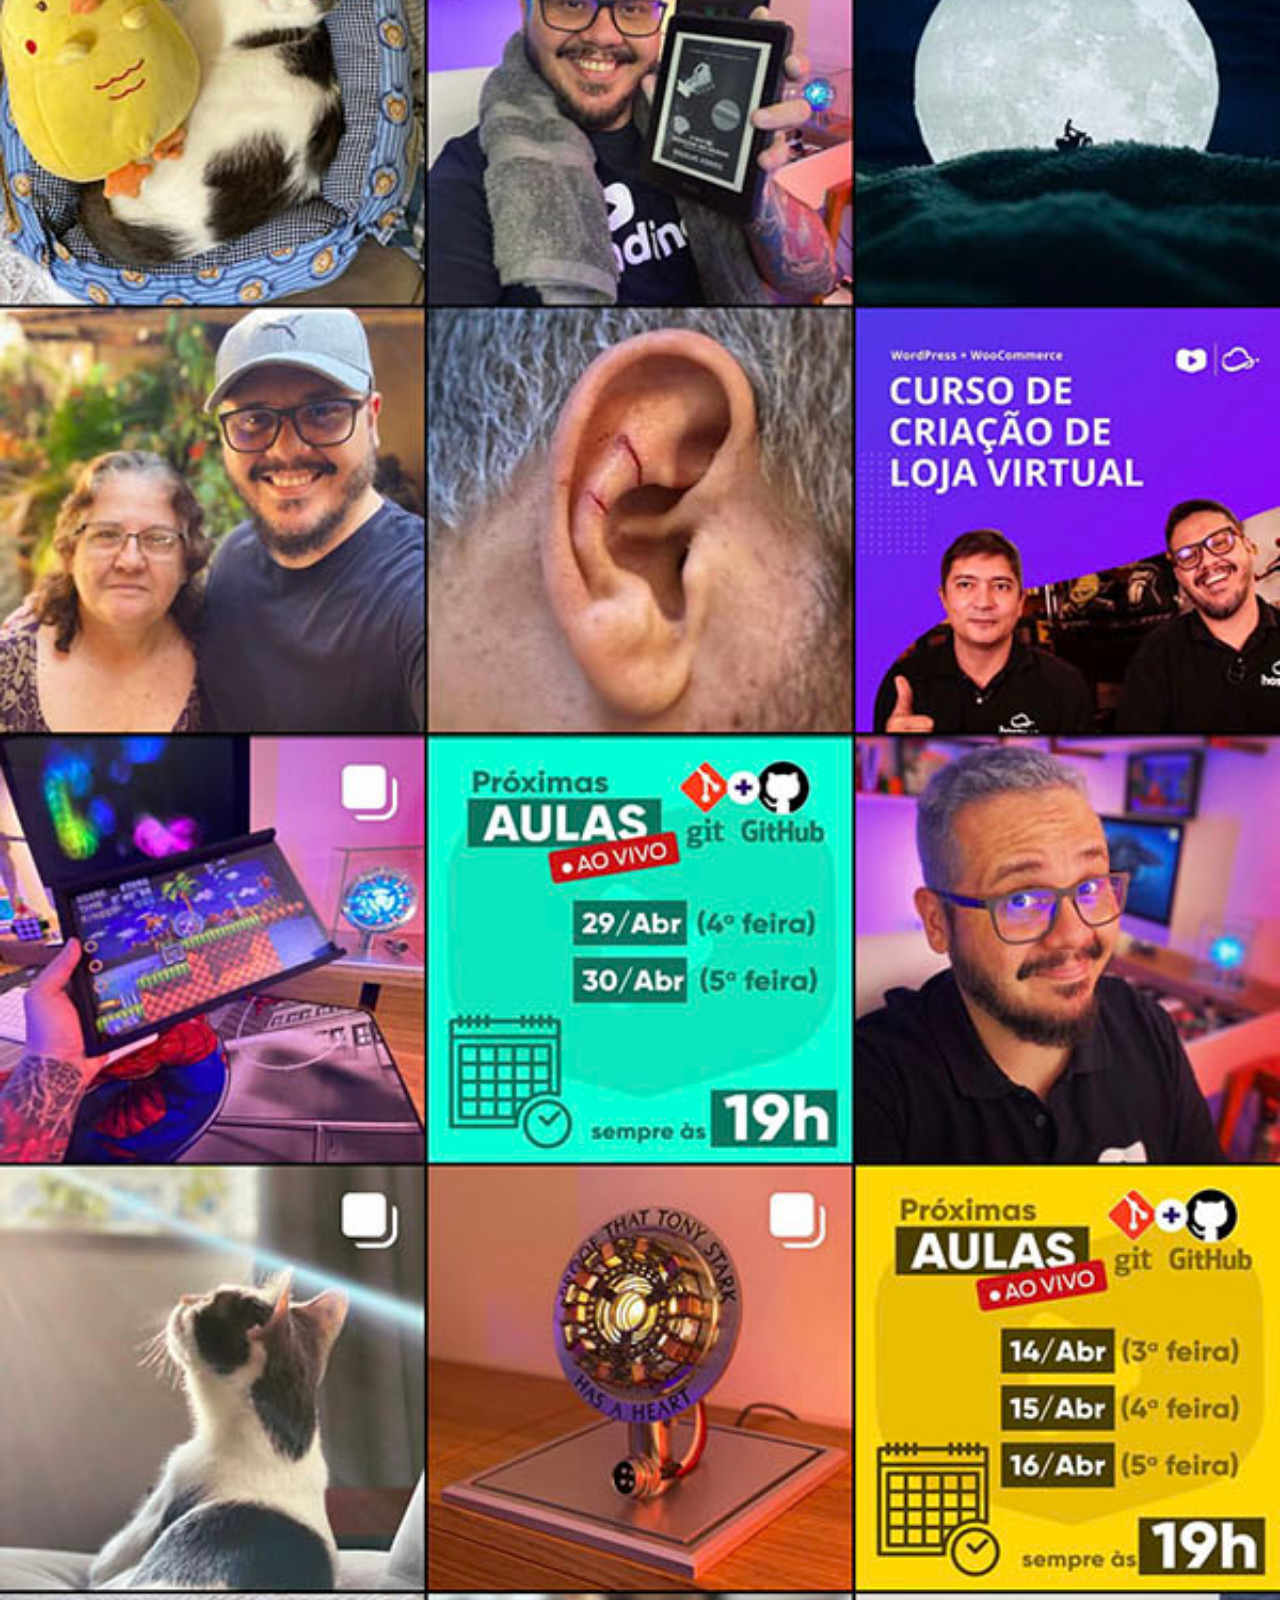
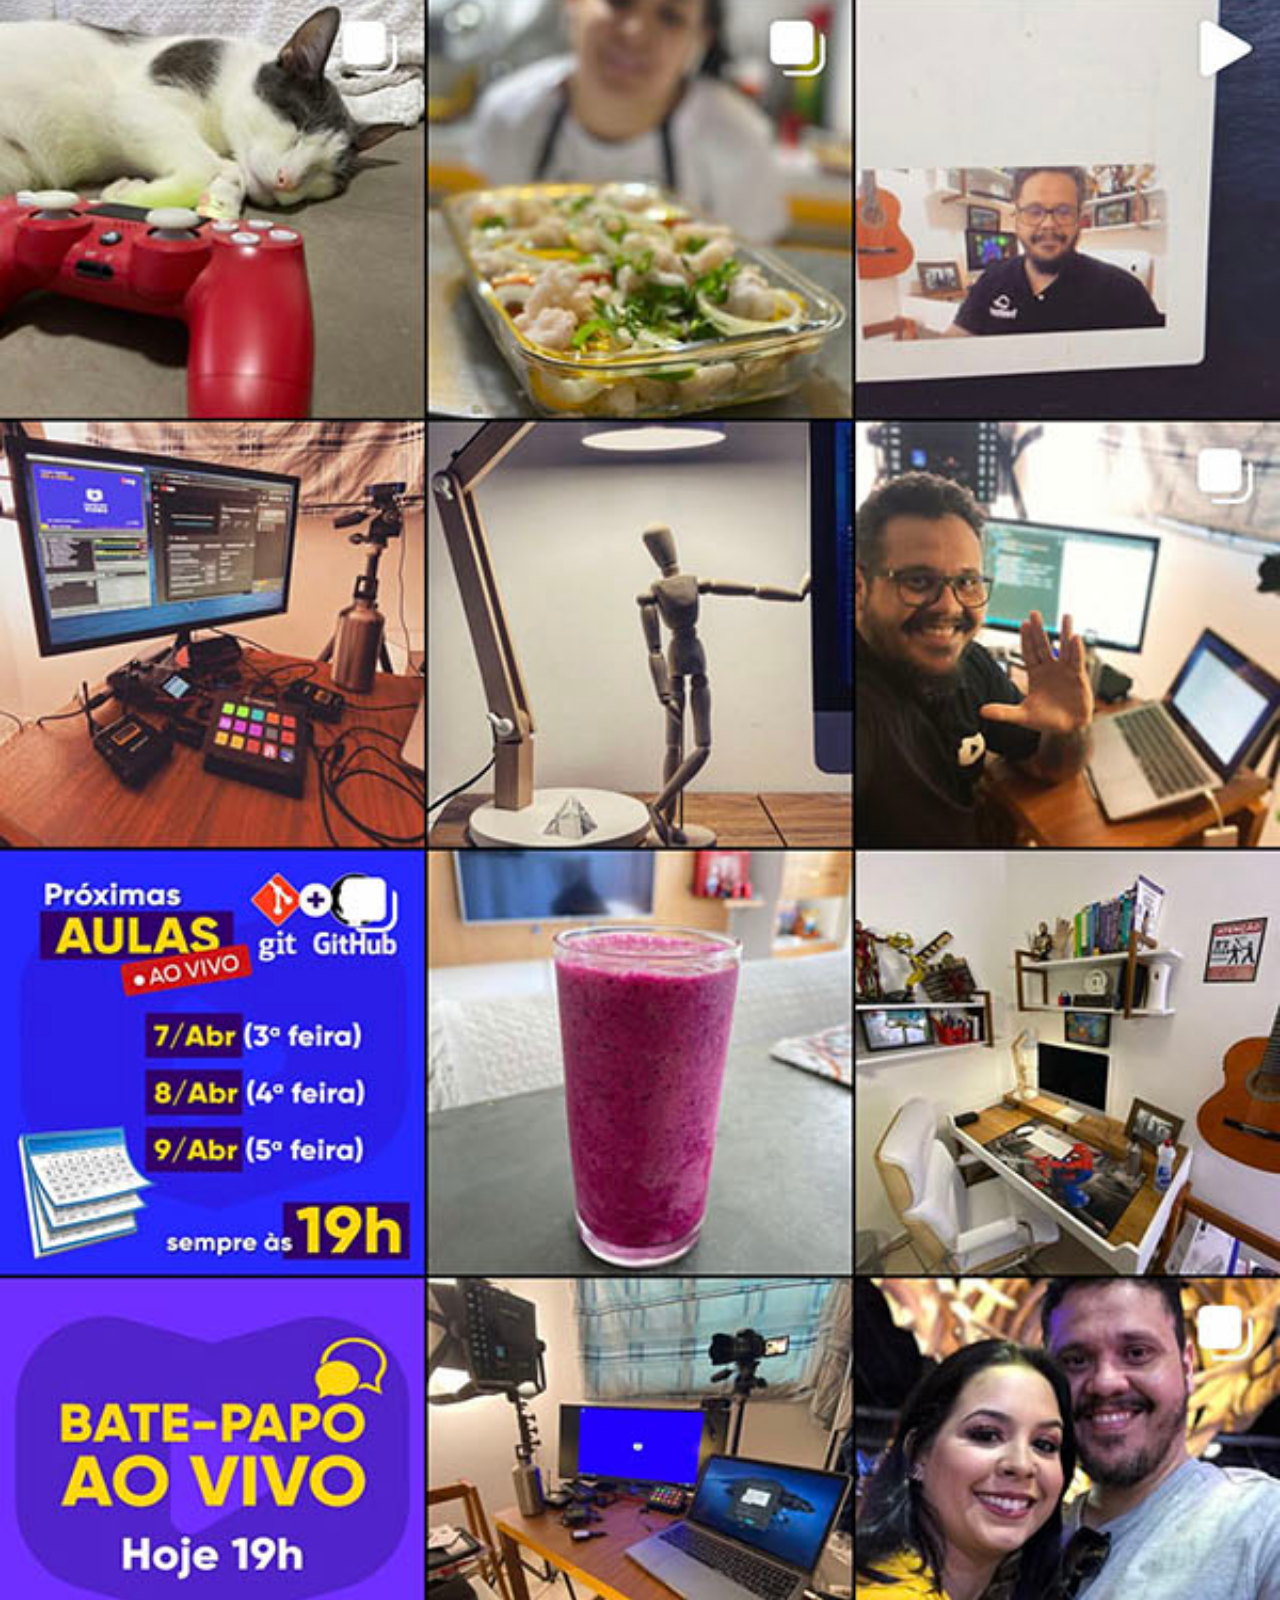
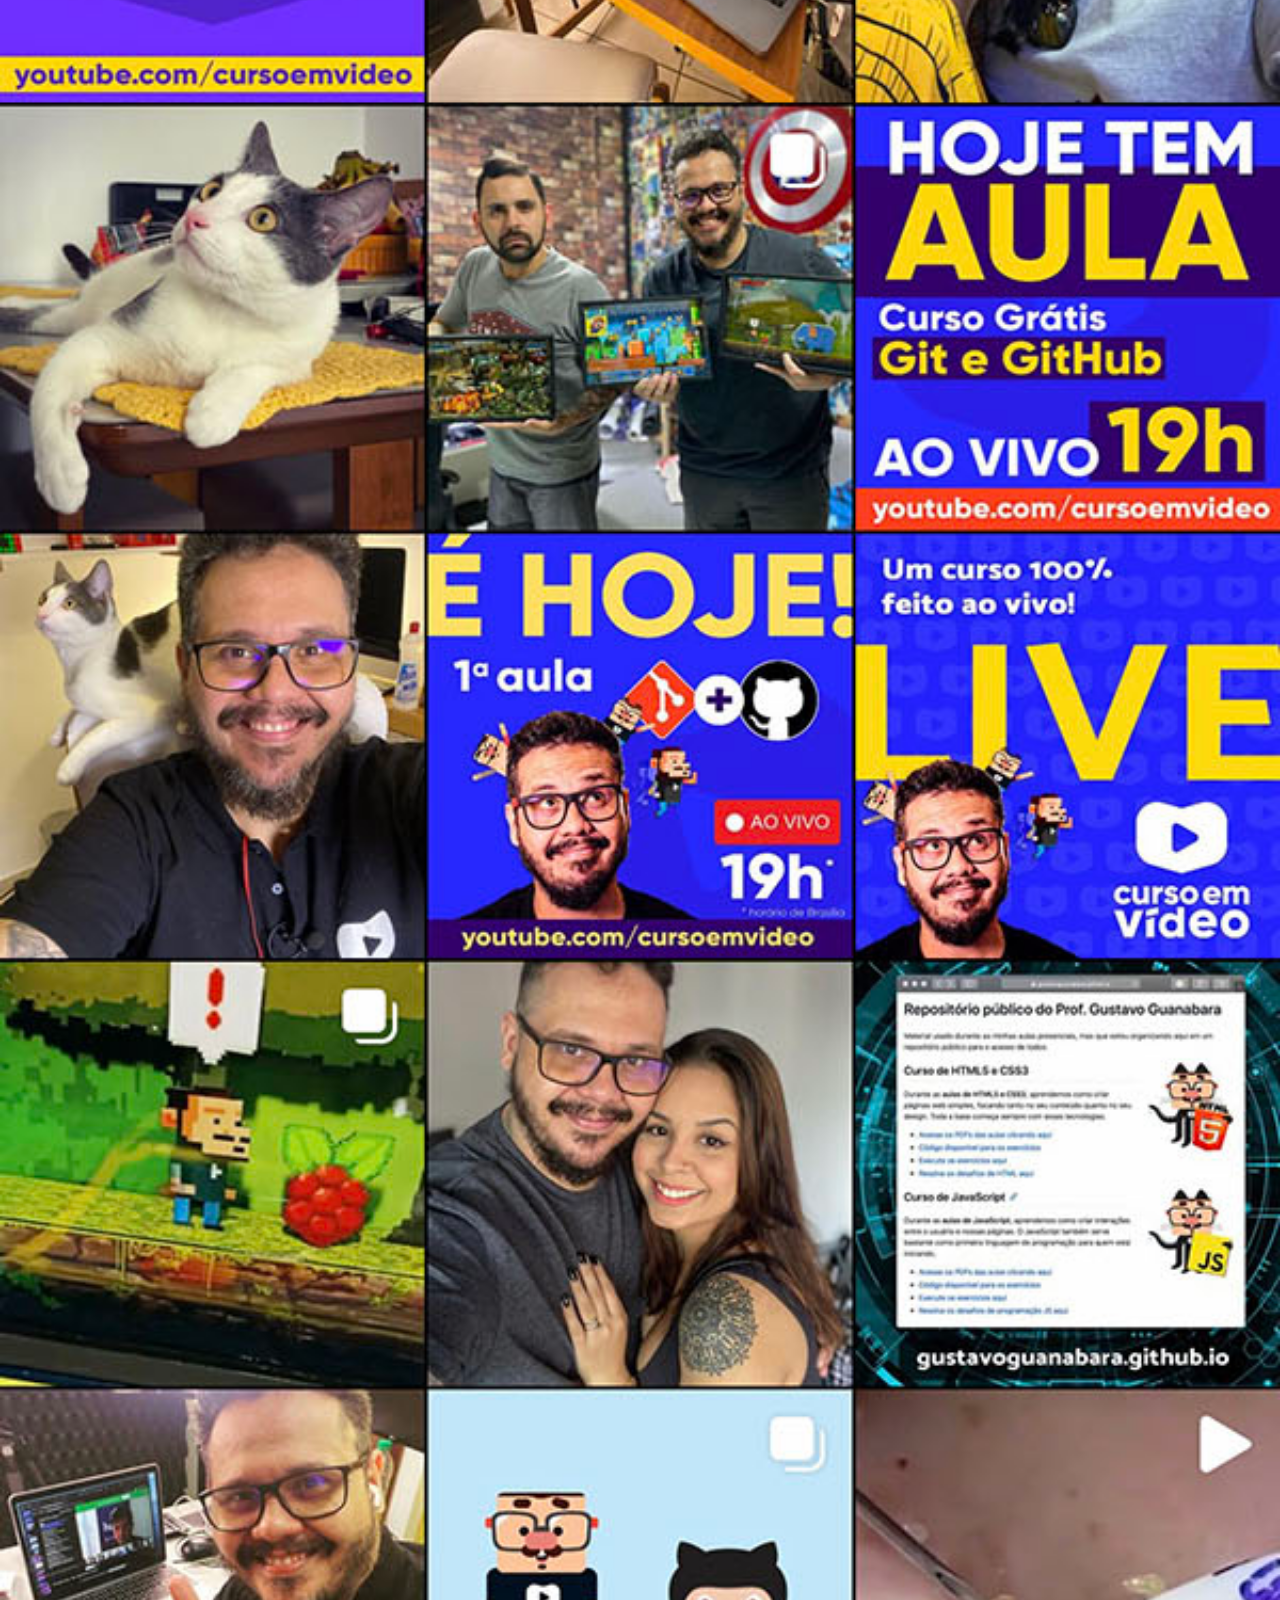
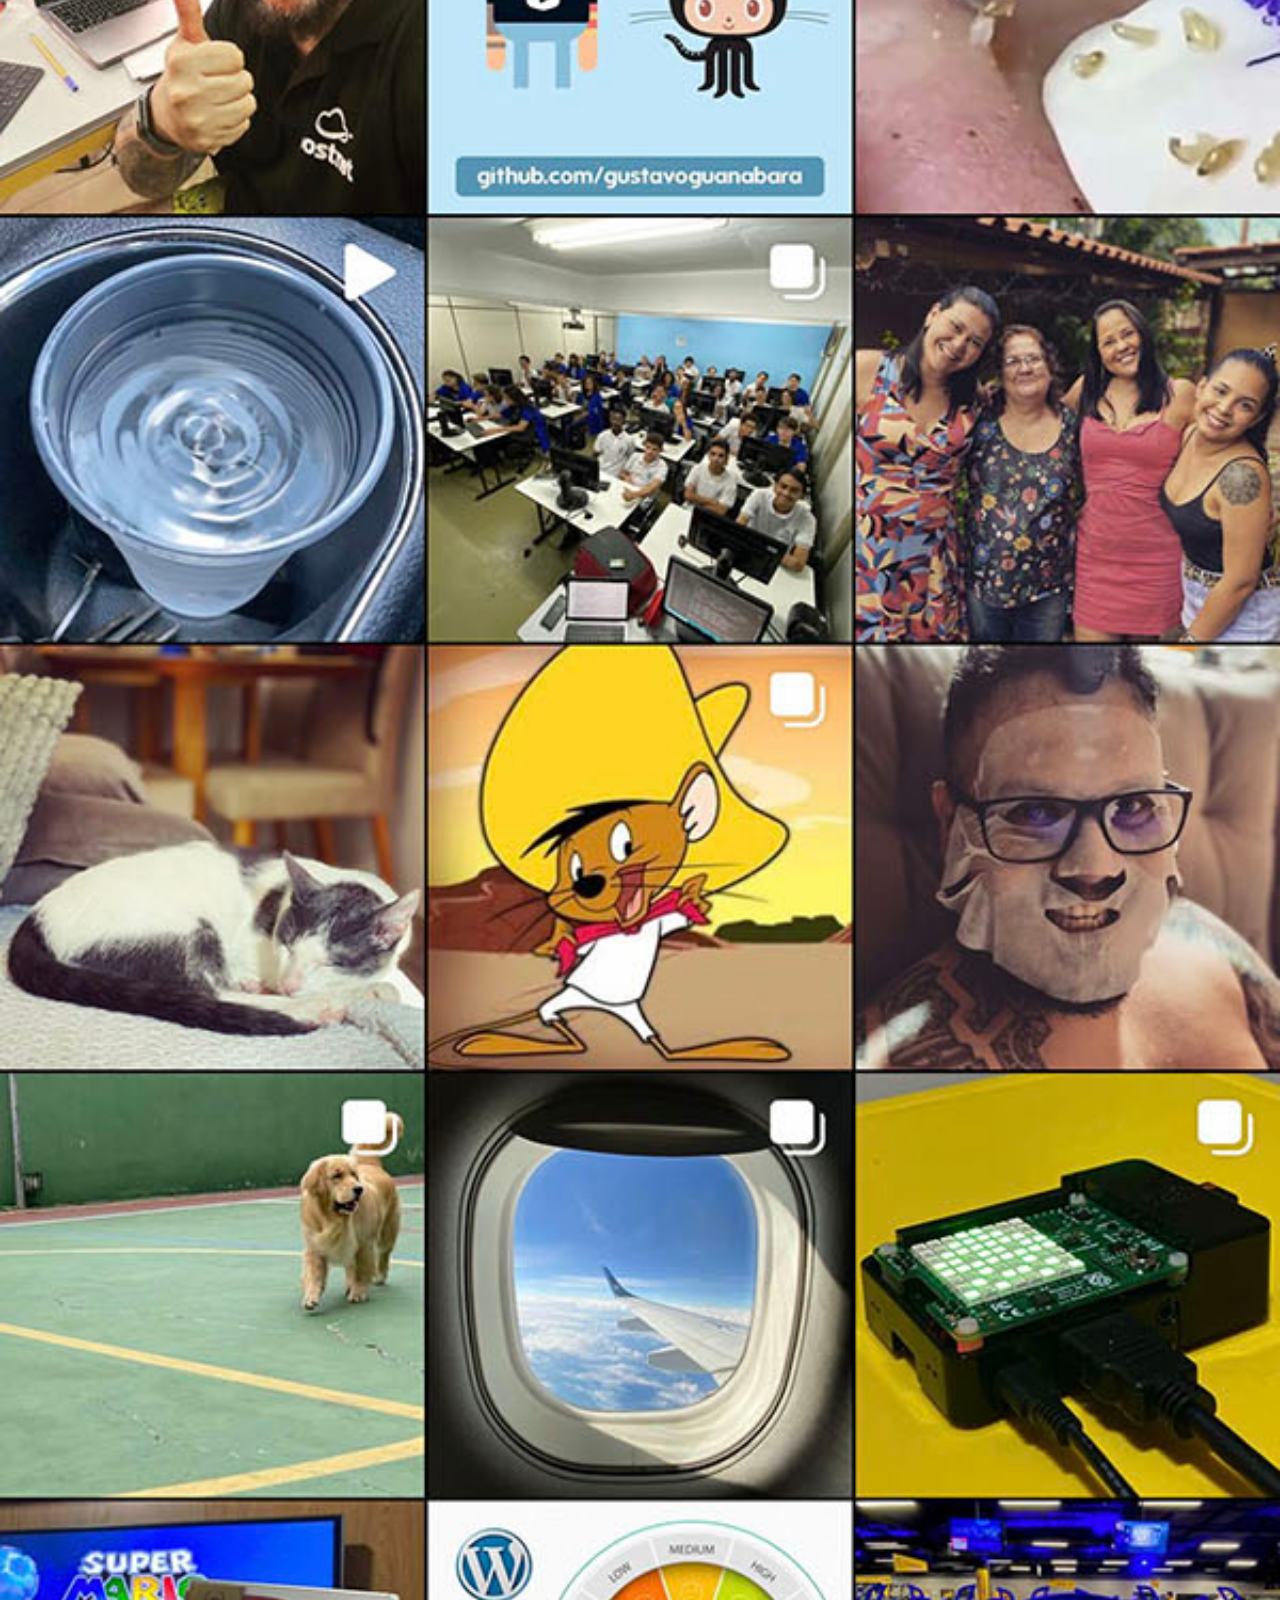
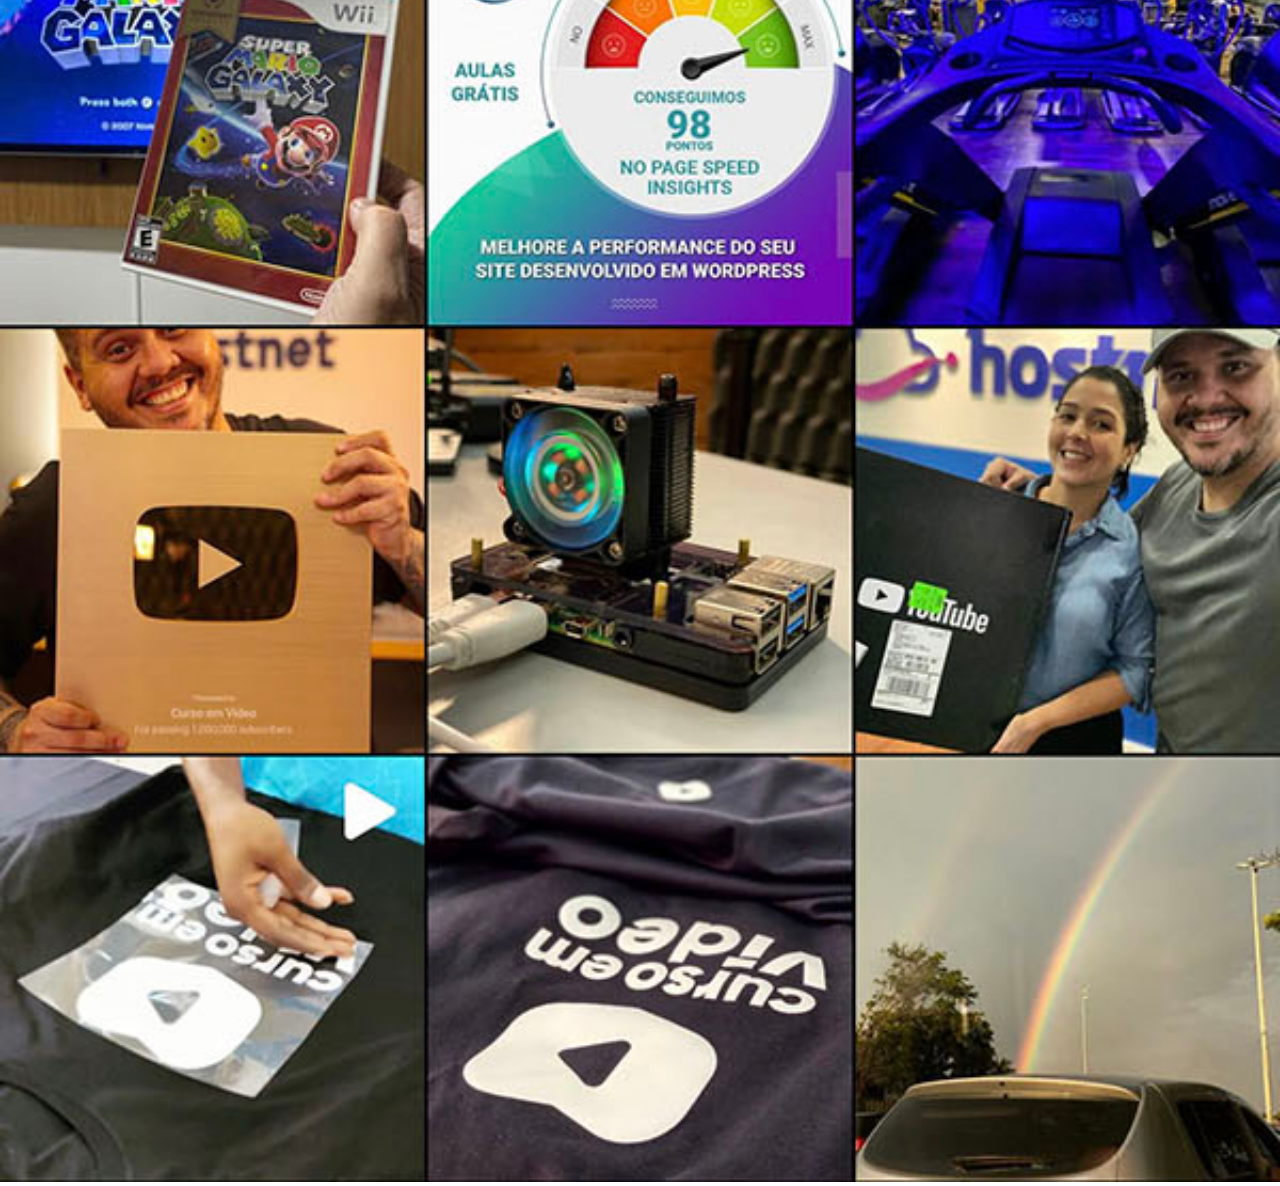
<file: instagram.html>
<!DOCTYPE html>
<html lang="pt-br">
<head>
    <meta charset="UTF-8">
    <meta name="viewport" content="width=device-width, initial-scale=1.0">
    <title>Instagram</title>
    <style>
        *{
            margin: 0;
            padding: 0;
        }

        ::-webkit-scrollbar{
            height: 0;
            width: 0;
        }

        body img{
            width: 100vw;
        }

    </style>
</head>
<body>
    <img src="imagens/tela-instagram.jpg" alt="Instagram">
</body>
</html>
</file>
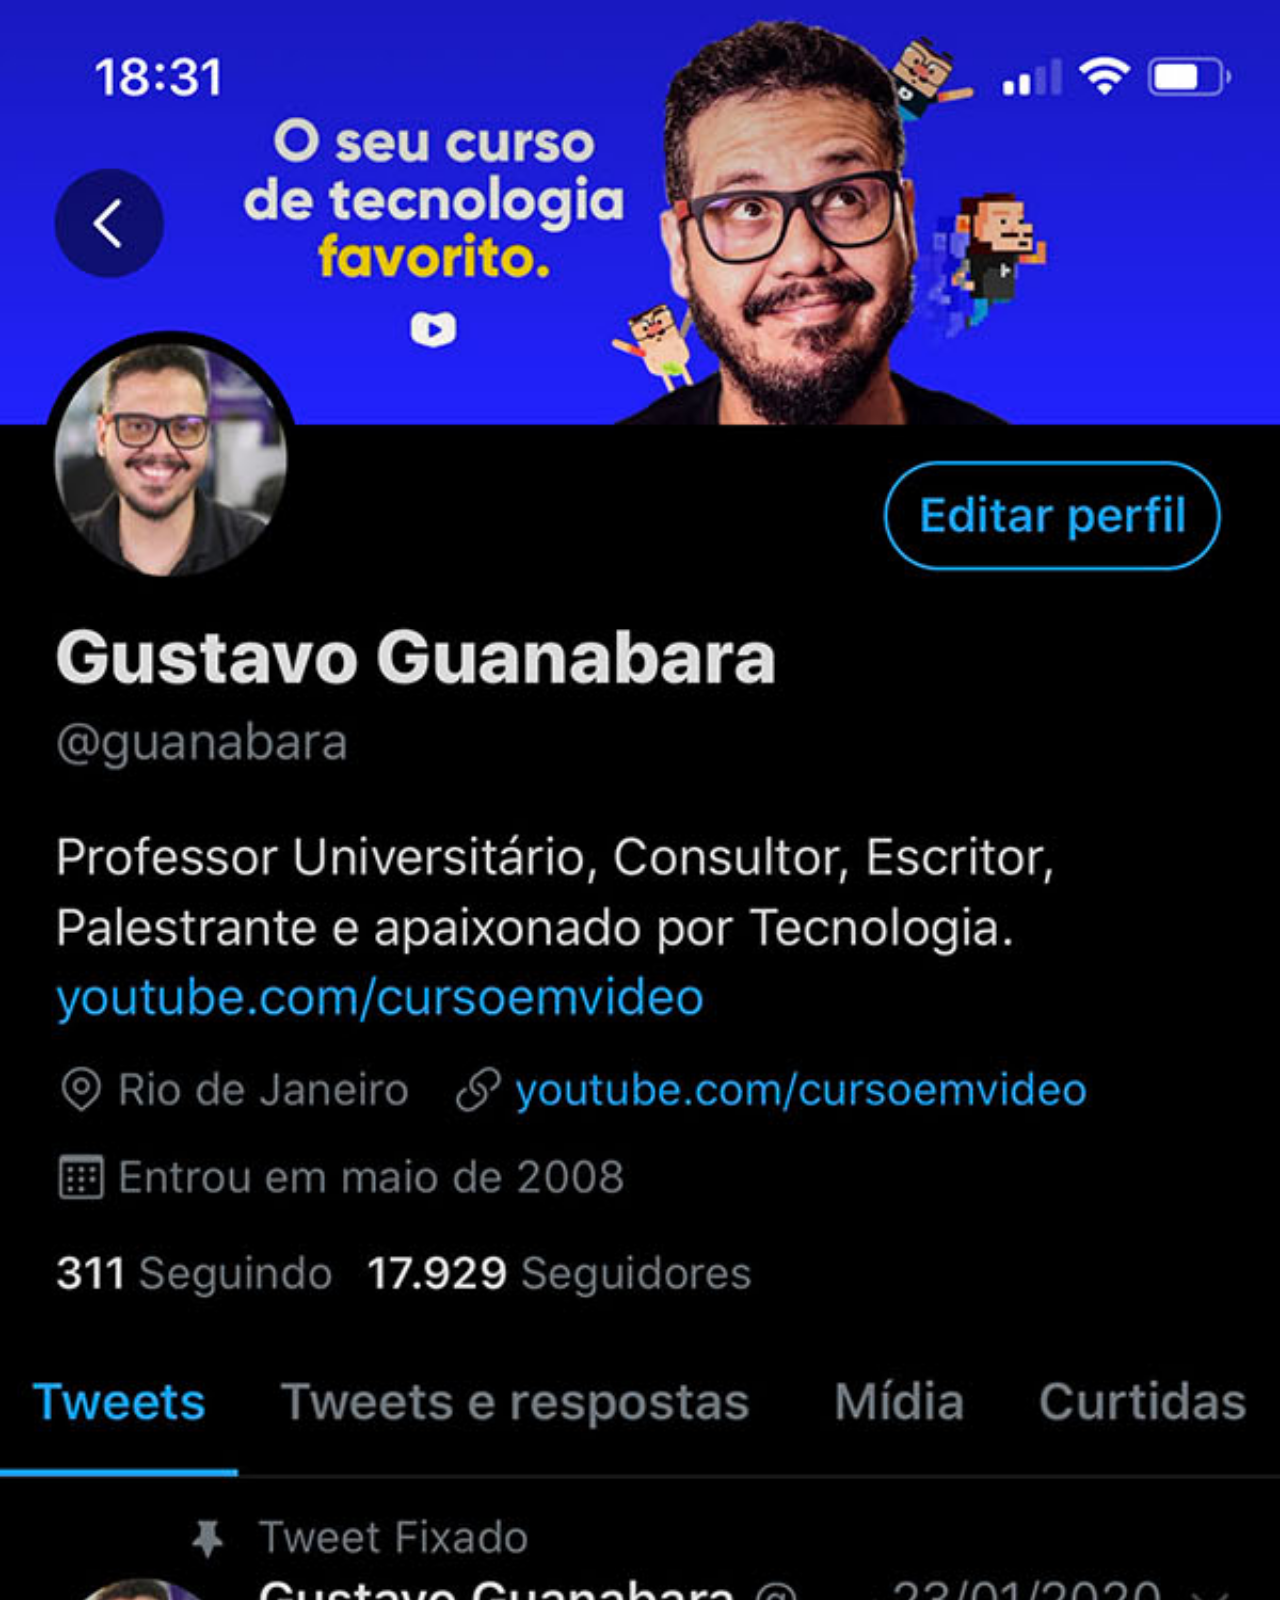
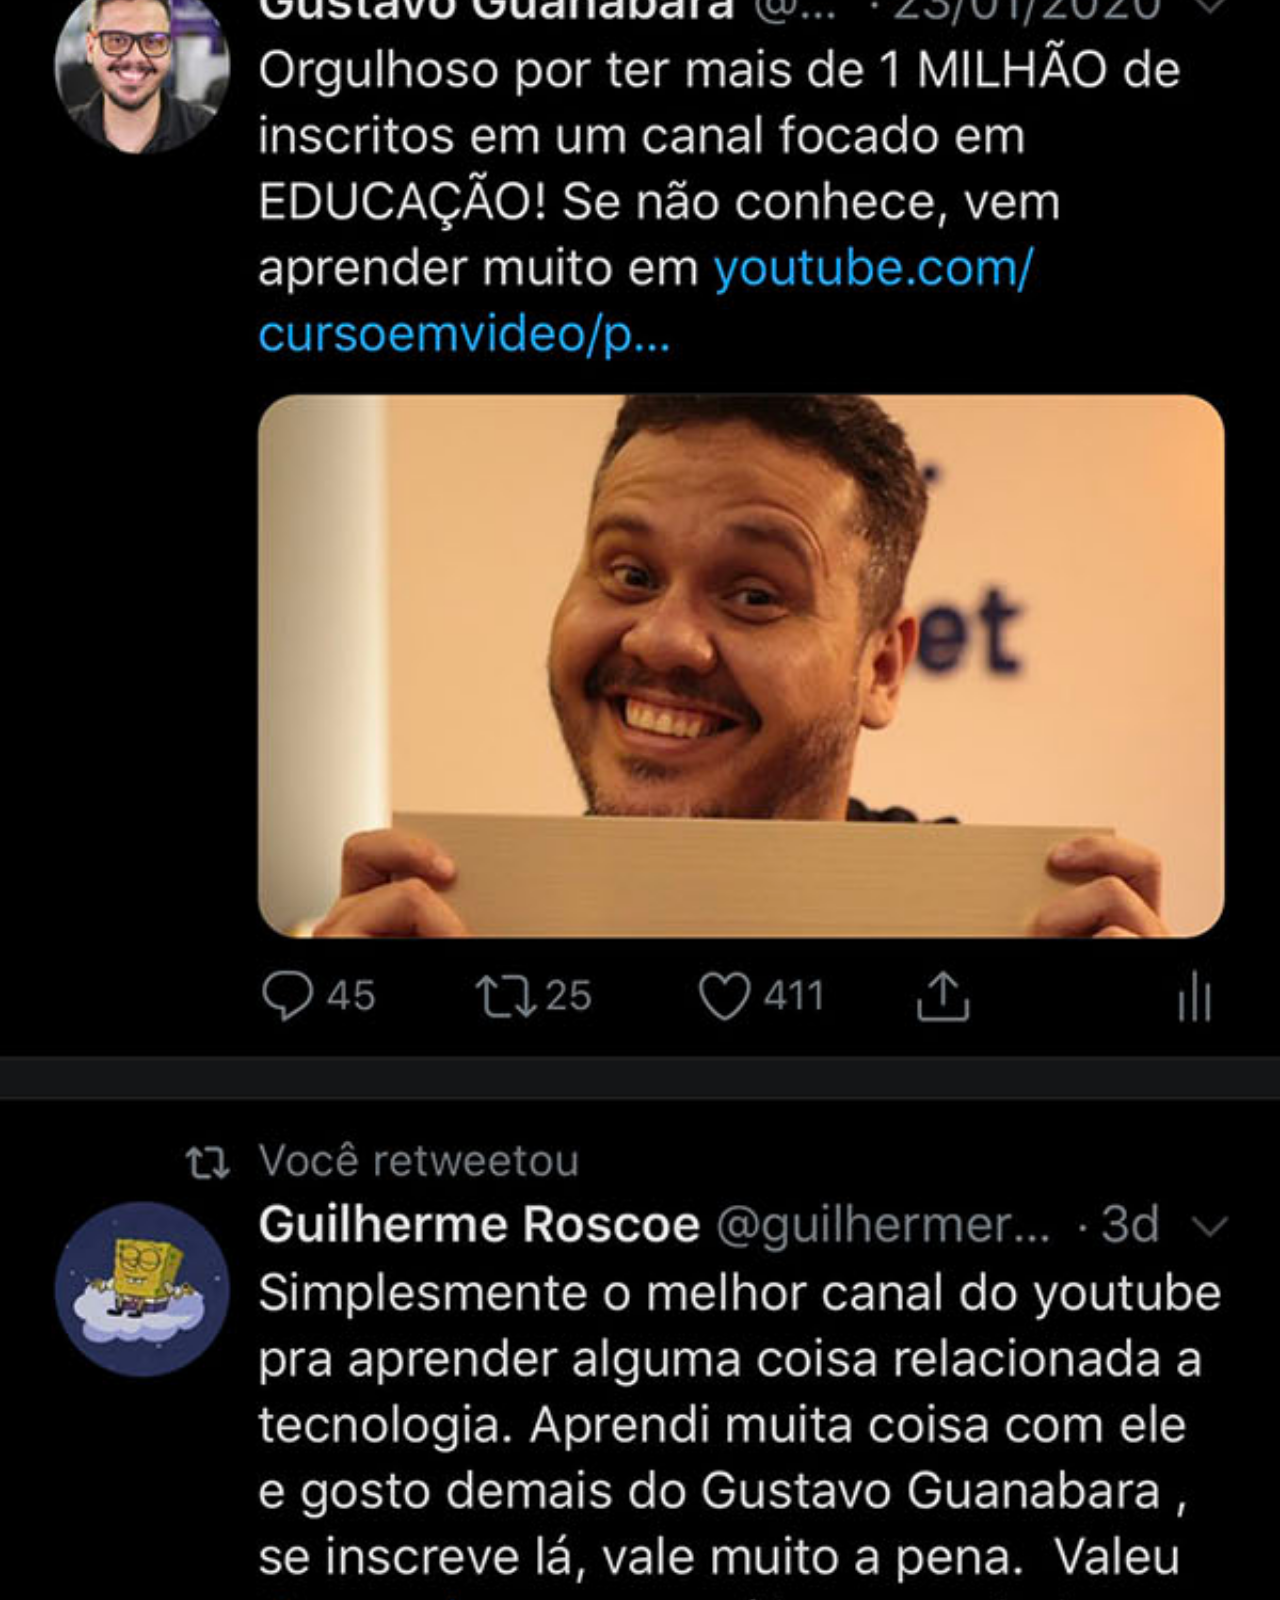
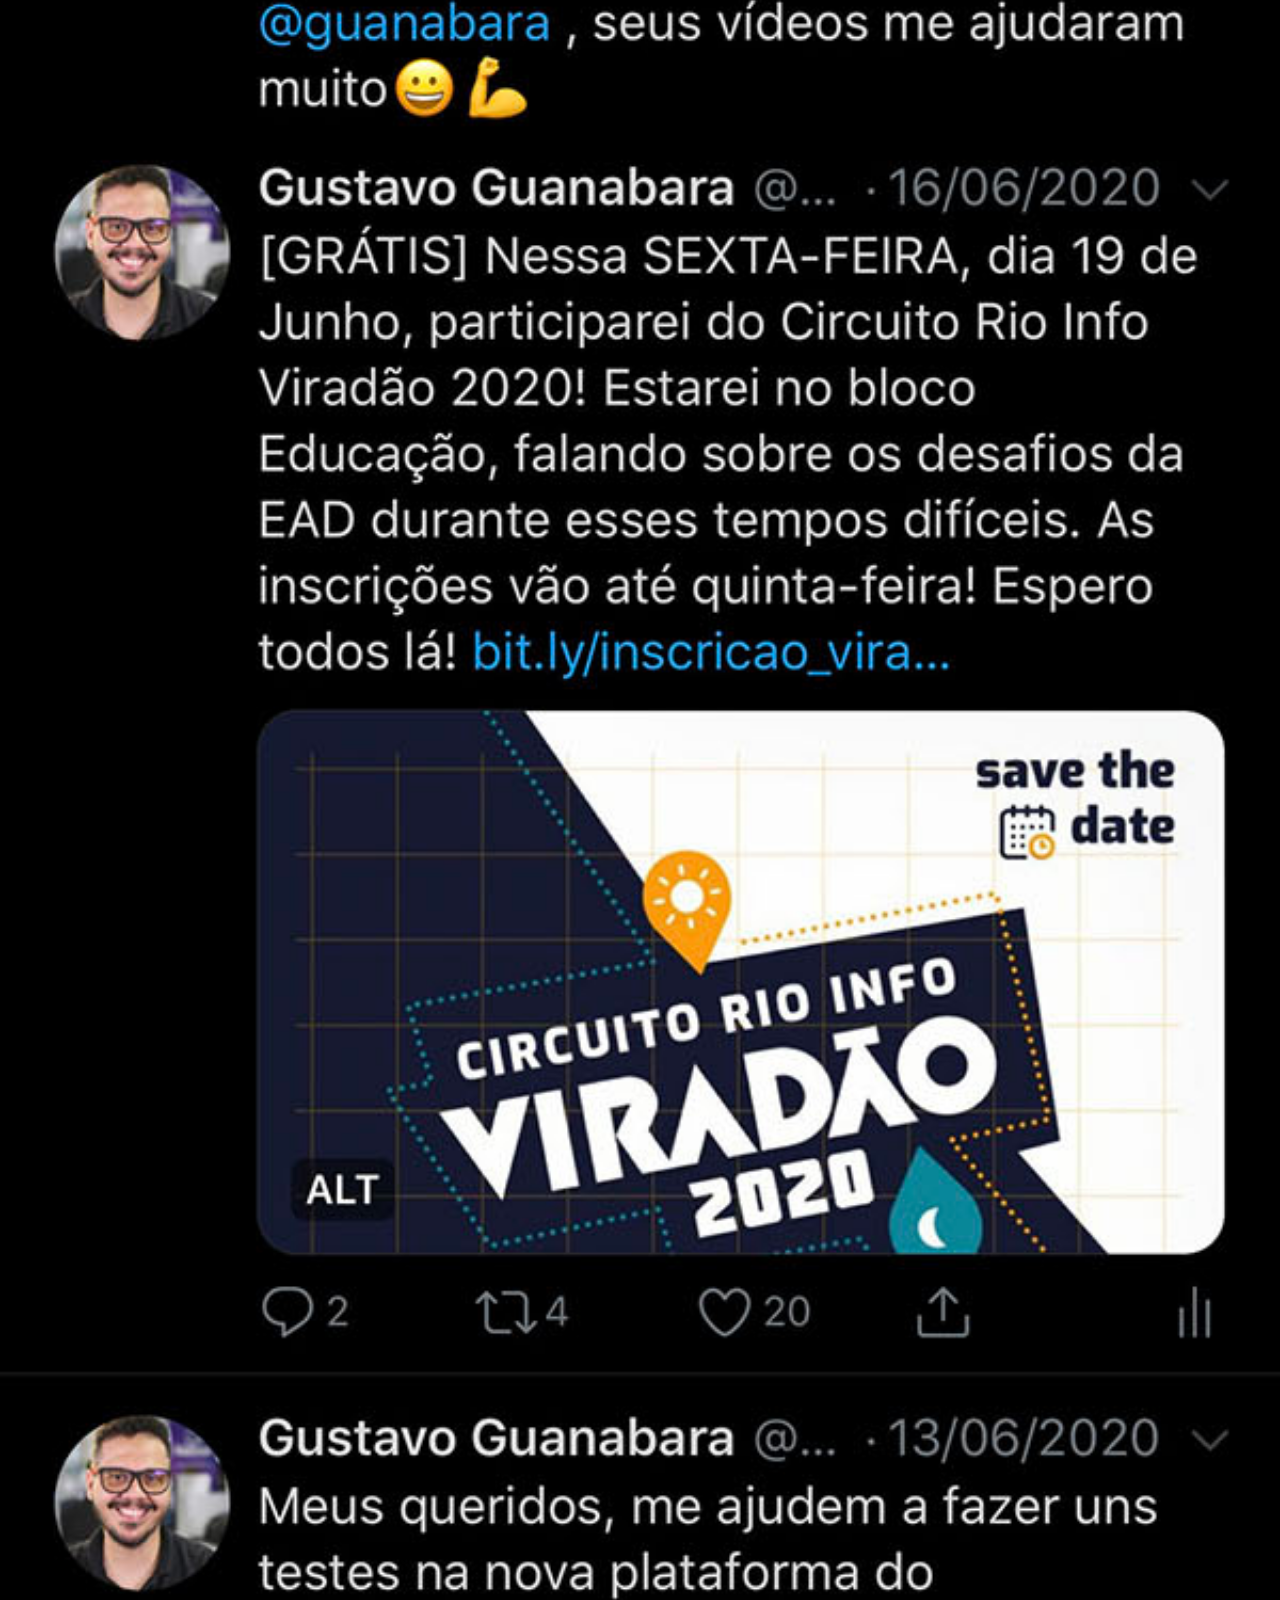
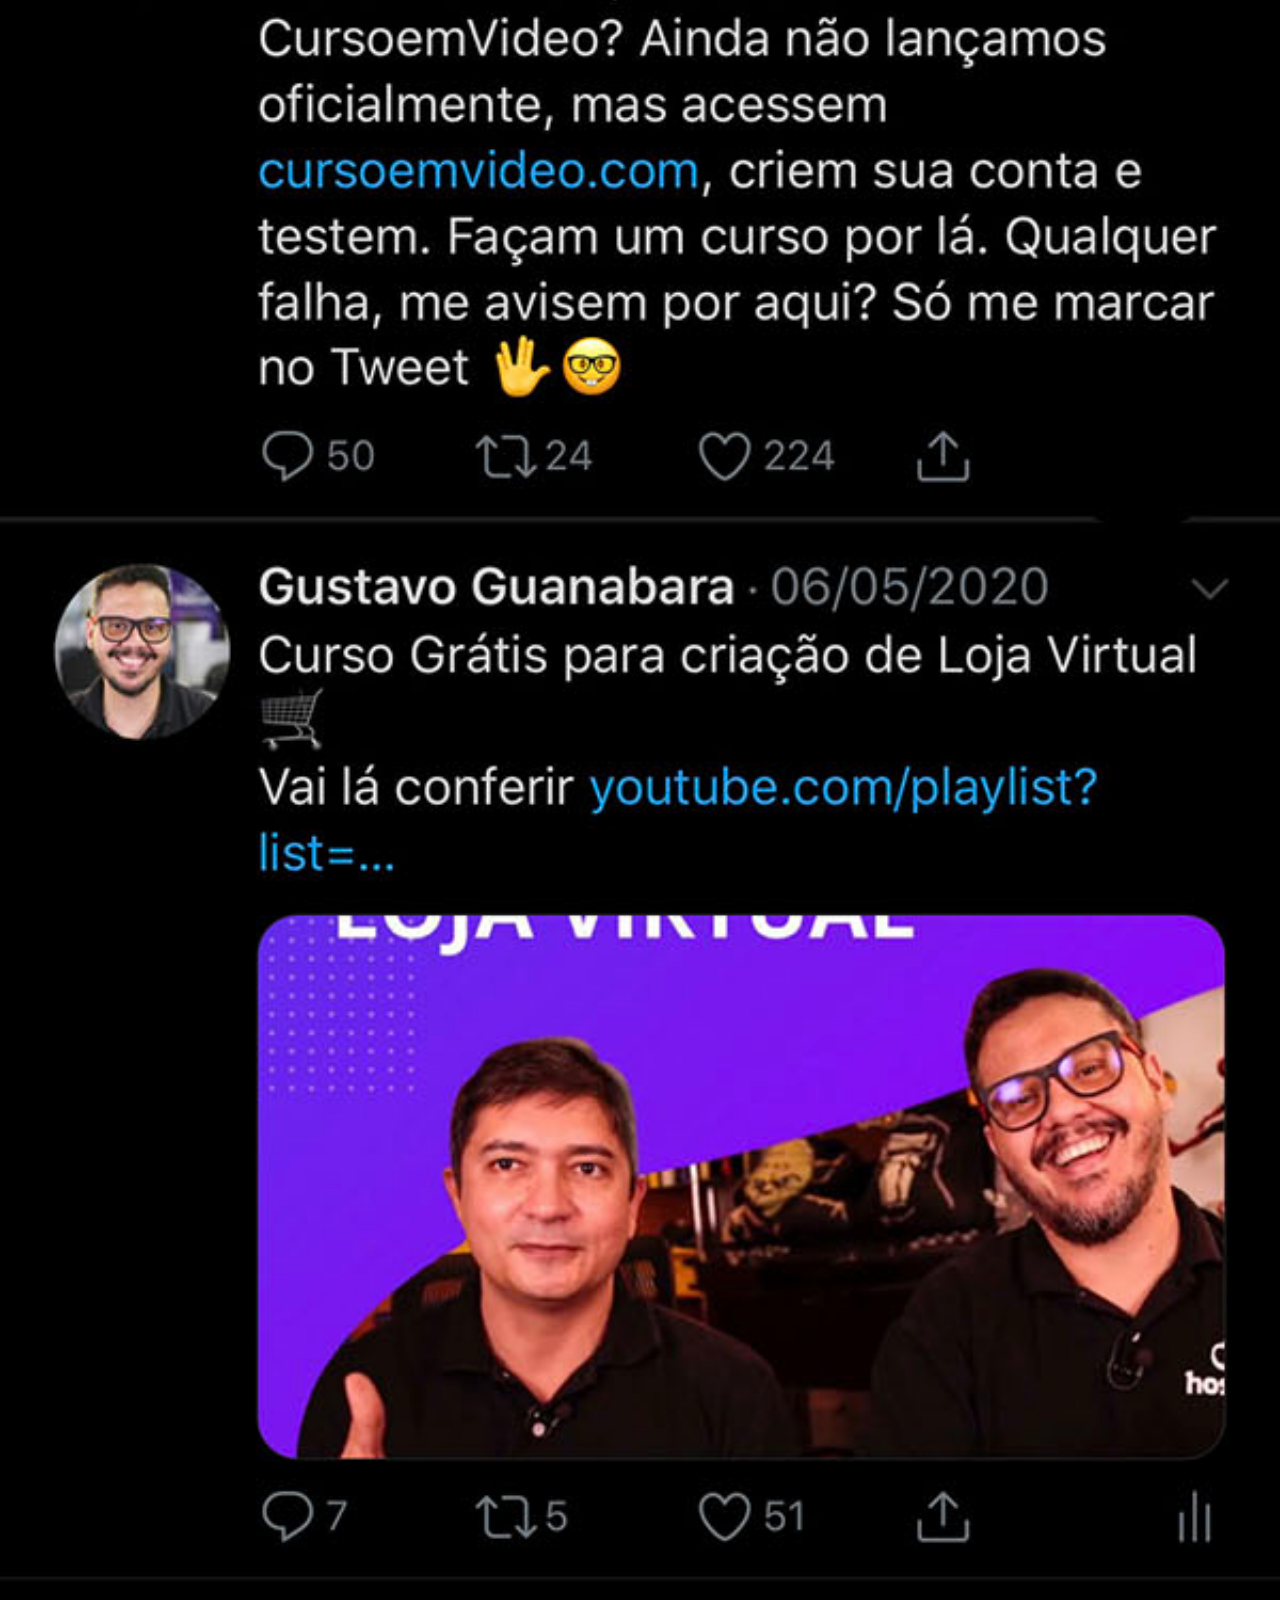
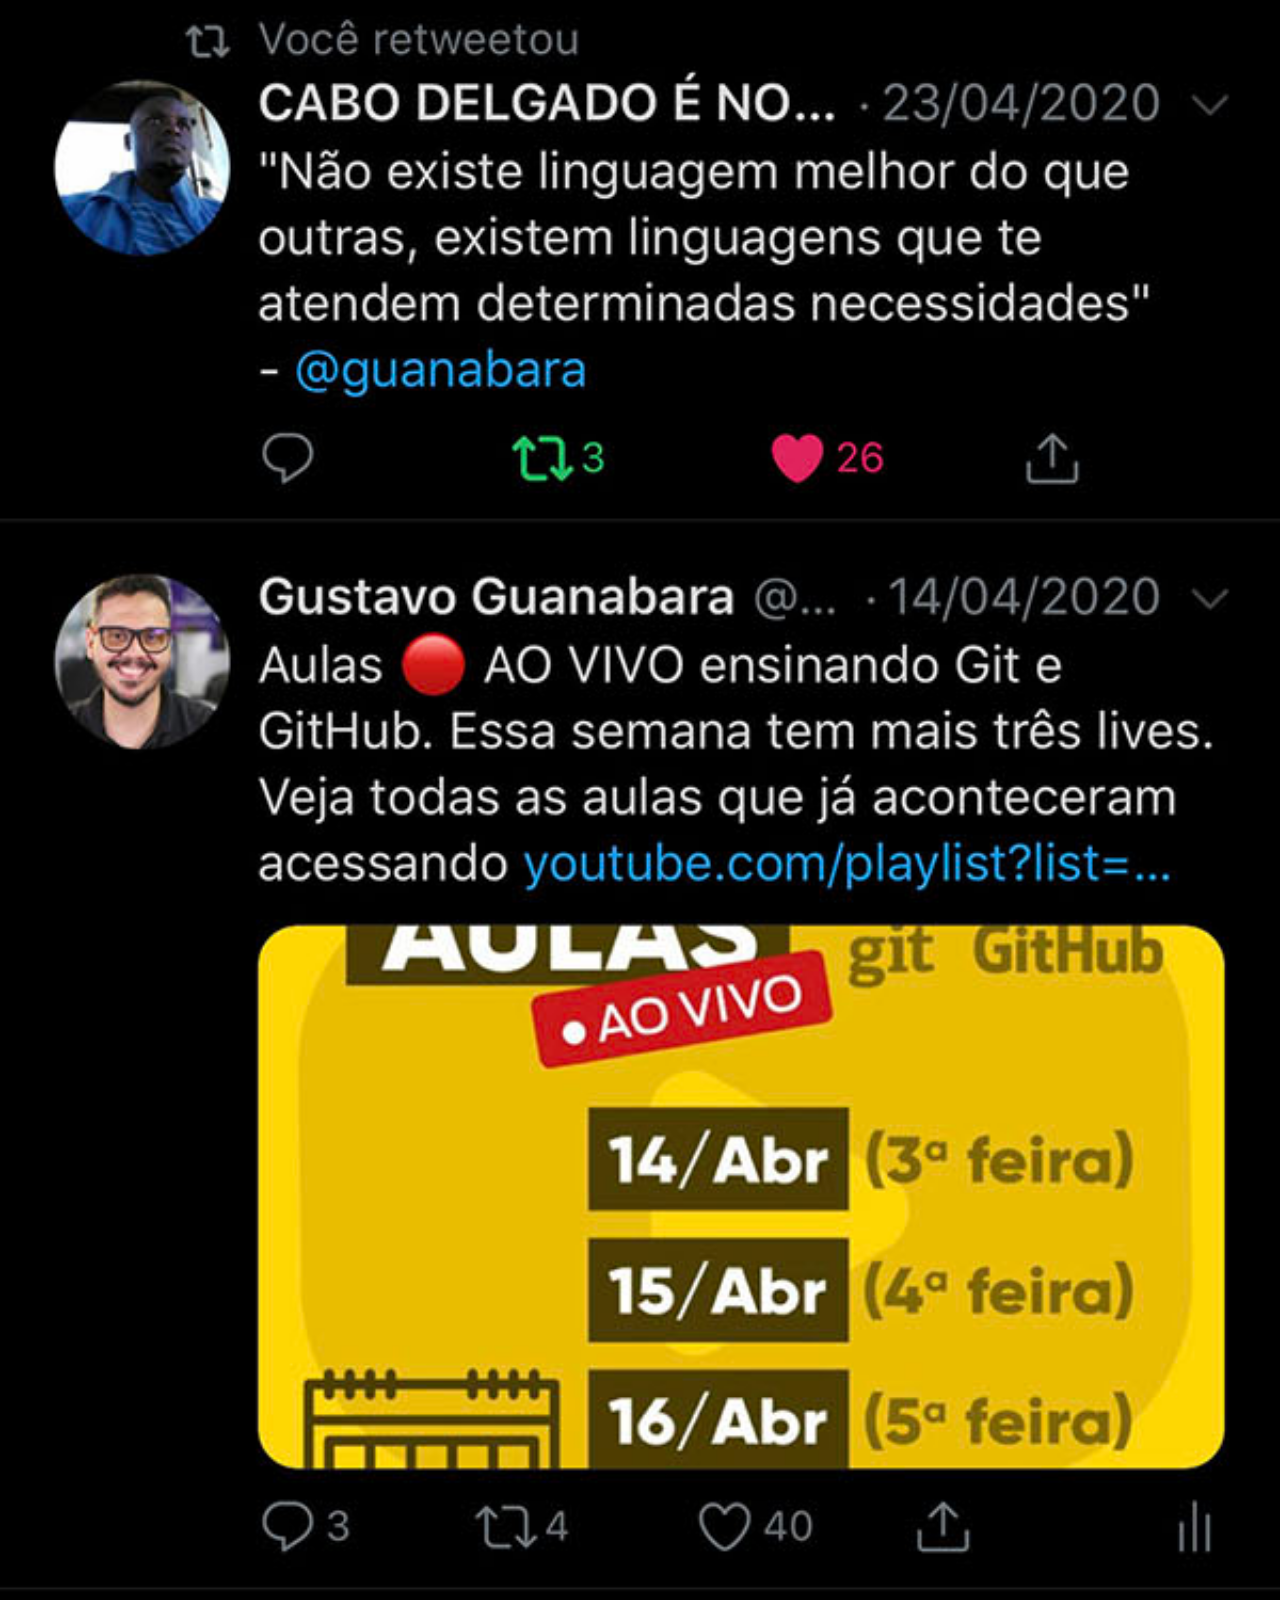
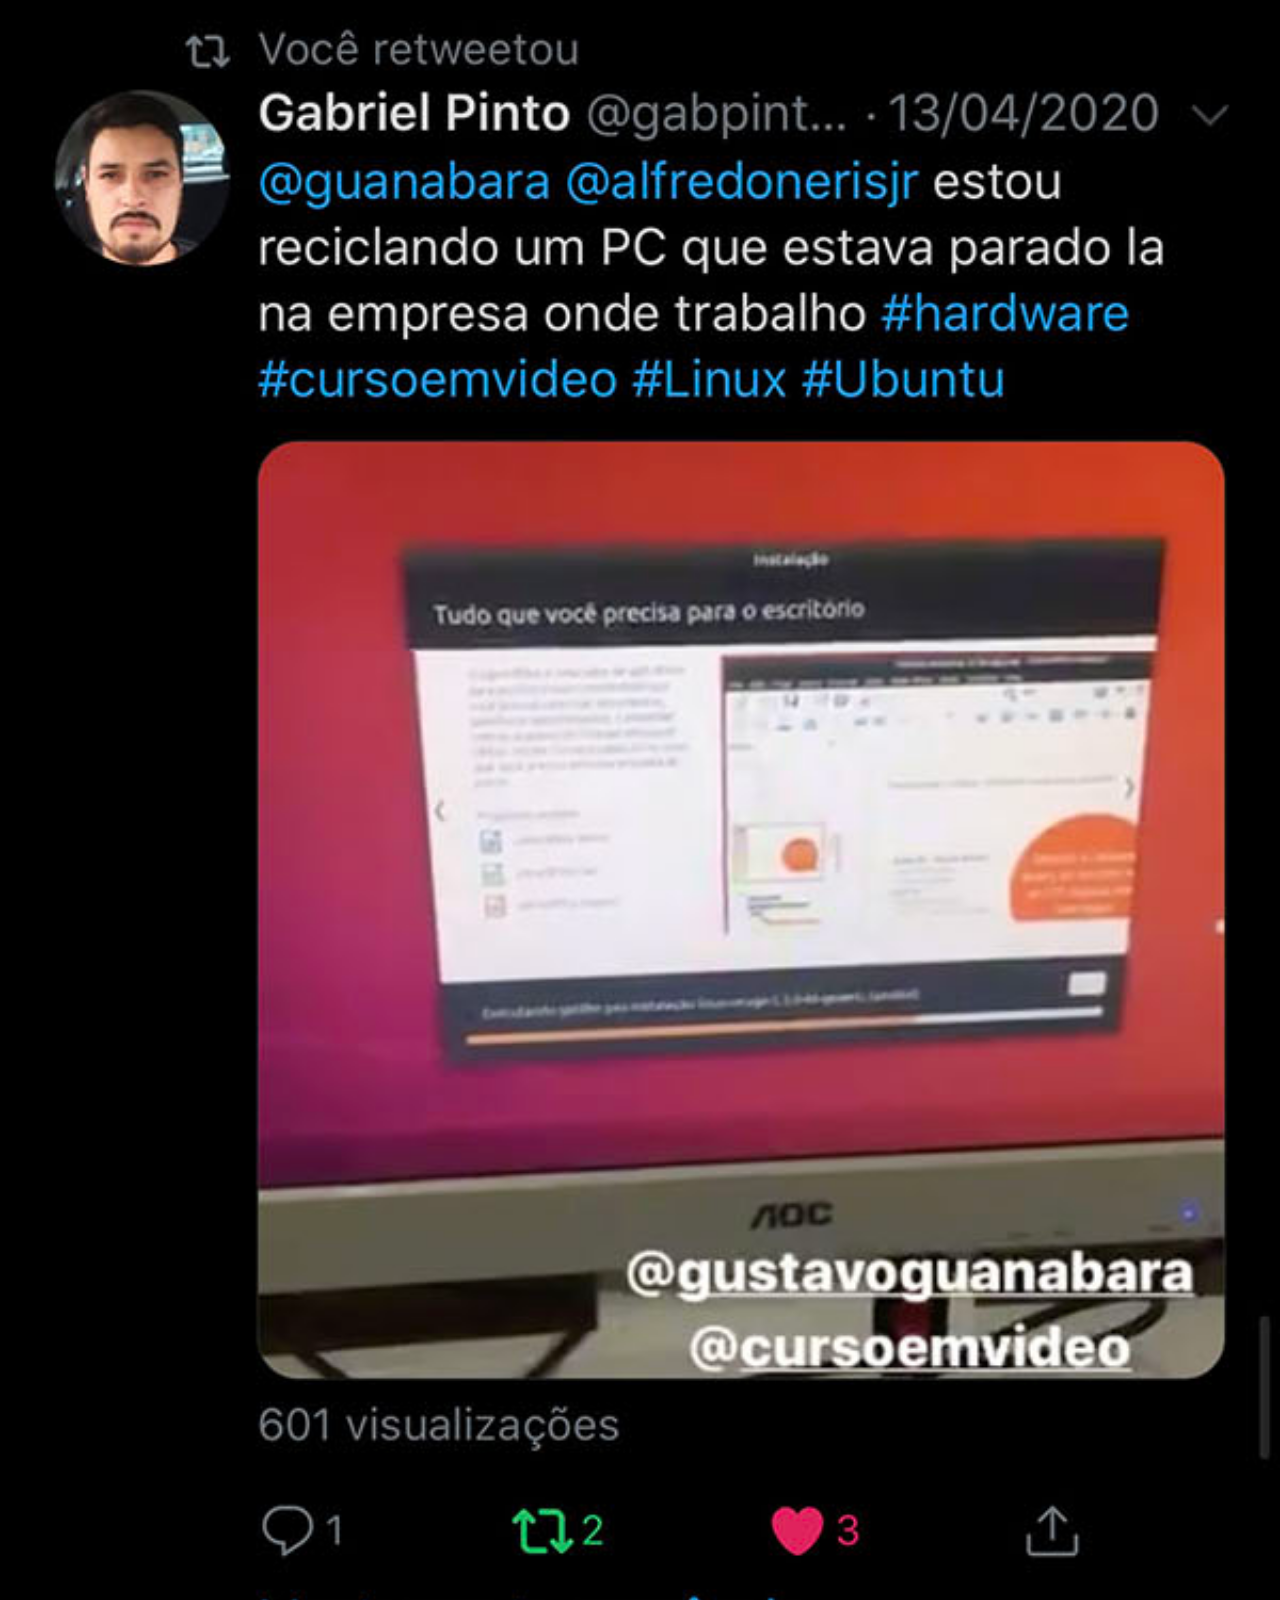
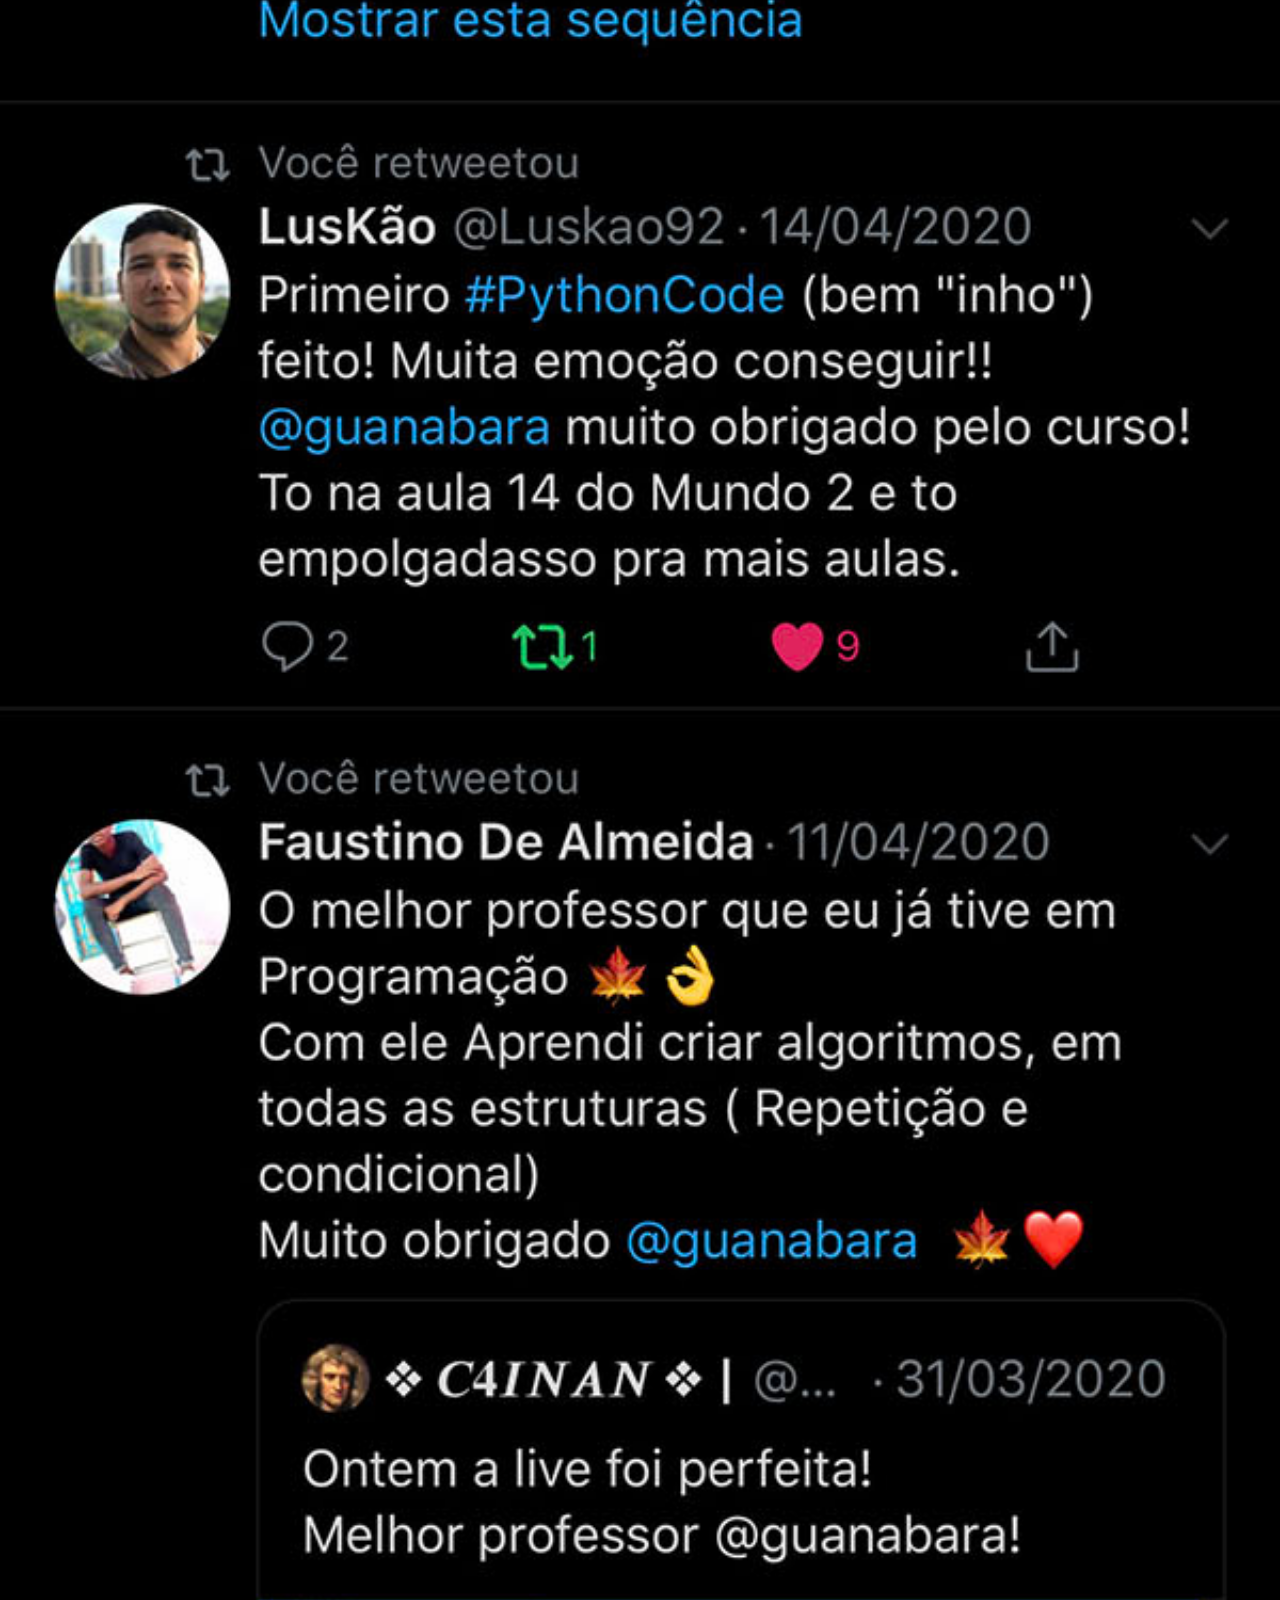
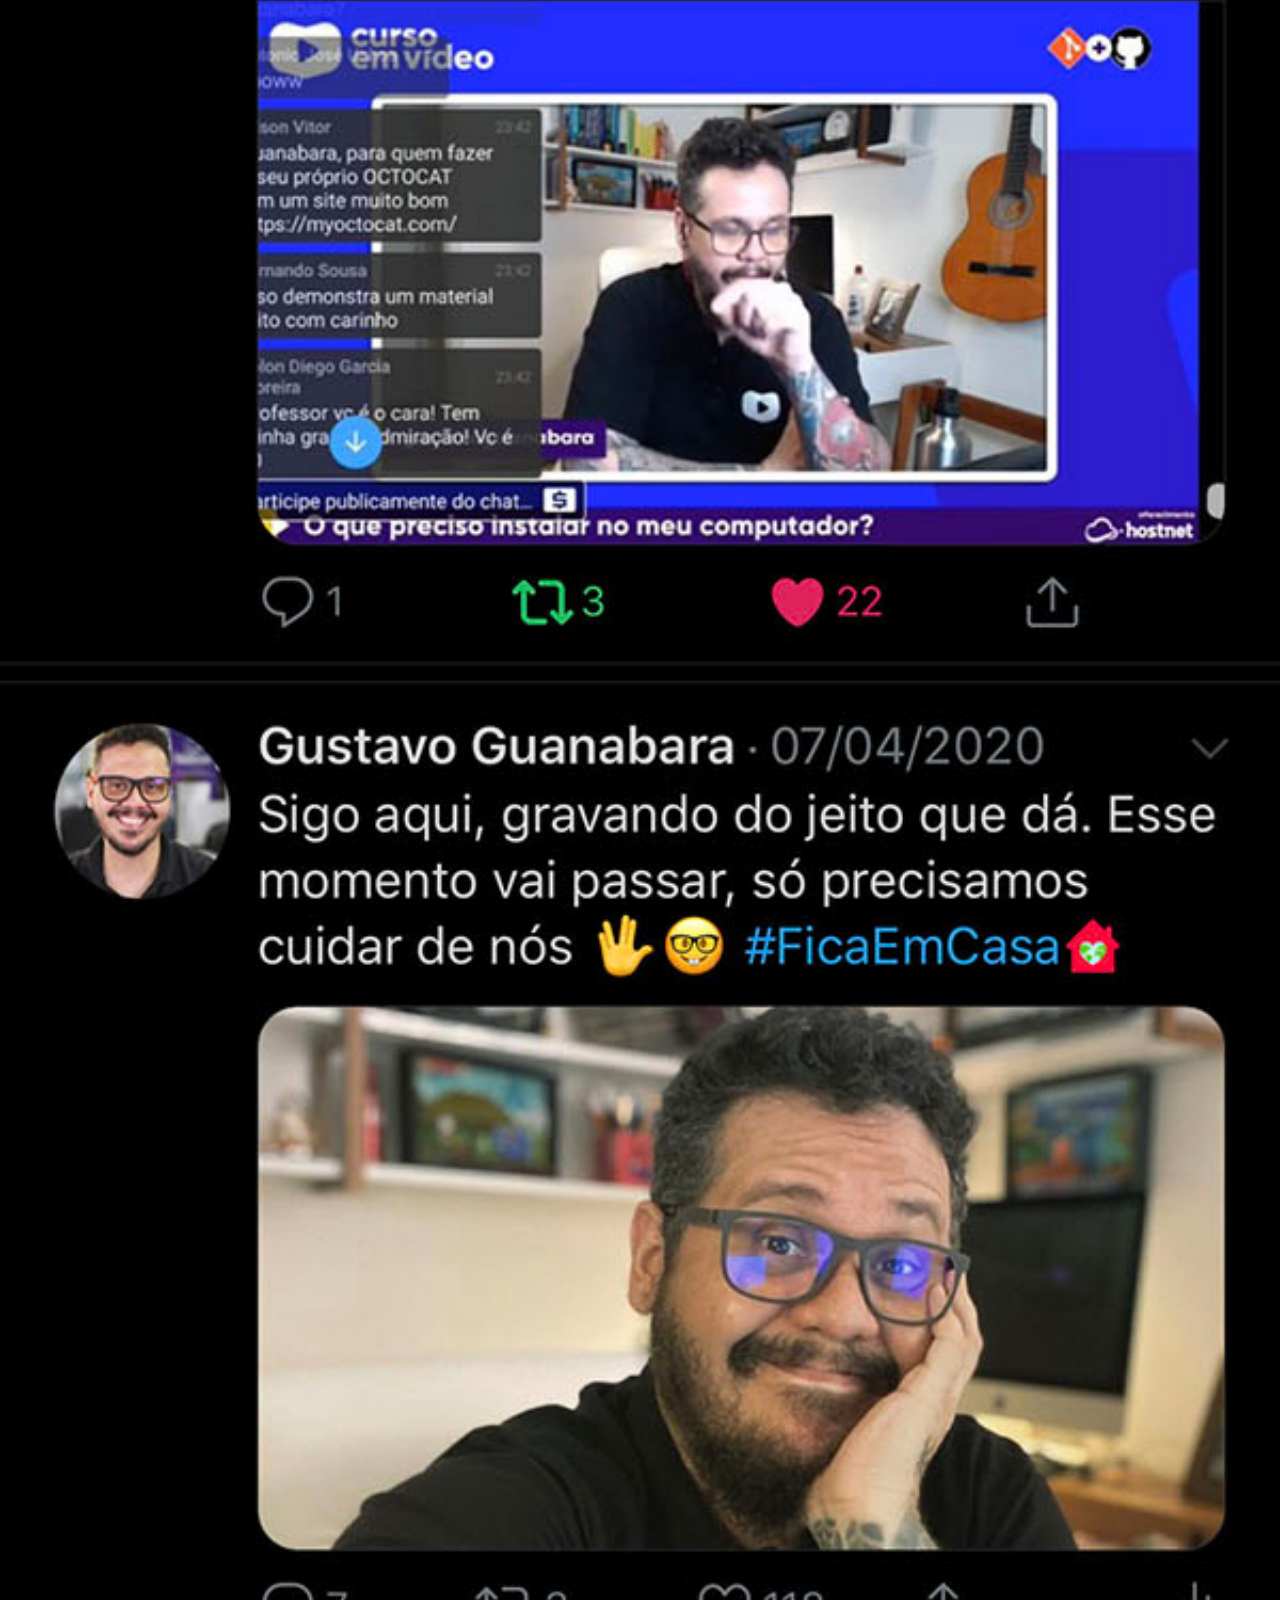
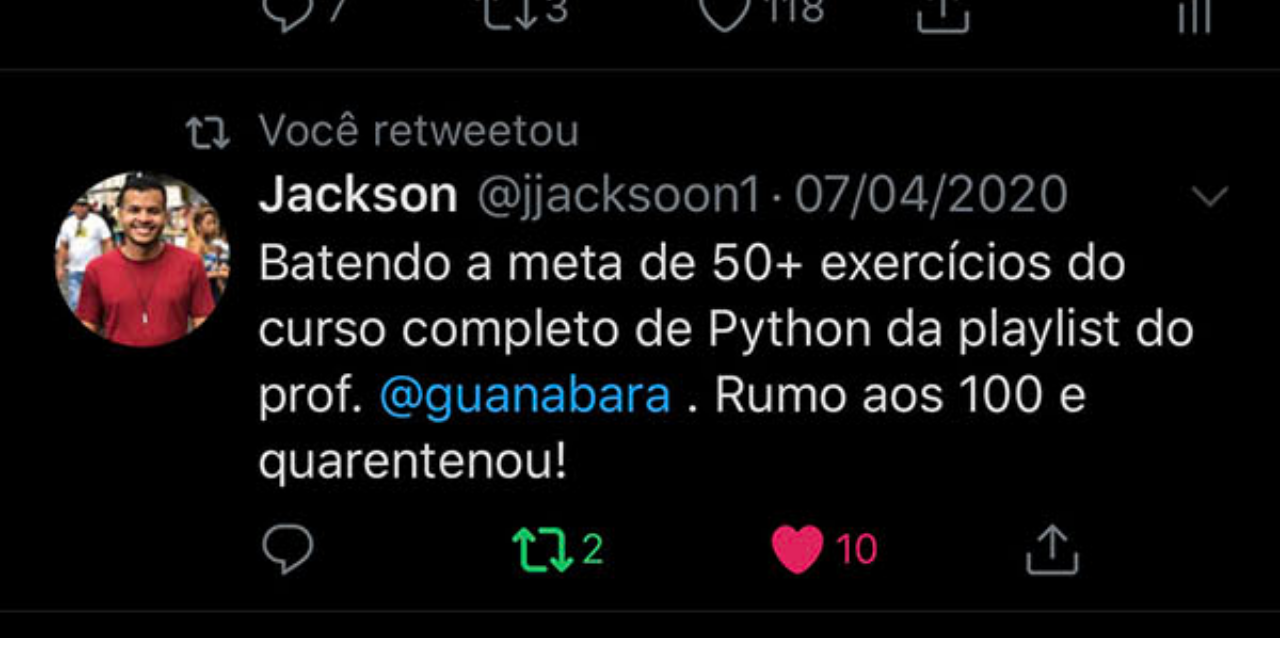
<file: Twitter.html>
!<!DOCTYPE html>
<html lang="pt-br">
<head>
    <meta charset="UTF-8">
    <meta name="viewport" content="width=device-width, initial-scale=1.0">
    <title>Twitter</title>
    <style>
        *{
            margin: 0;
            padding: 0;
        }

        ::-webkit-scrollbar{
            height: 0;
            width: 0;
        }

        body img{
            position: relative;
            top: -20px;
            width: 100vw;
        }

    </style>
</head>
<body>
    <img src="imagens/tela-twitter.jpg" alt="Twitter">
</body>
</html>
</file>
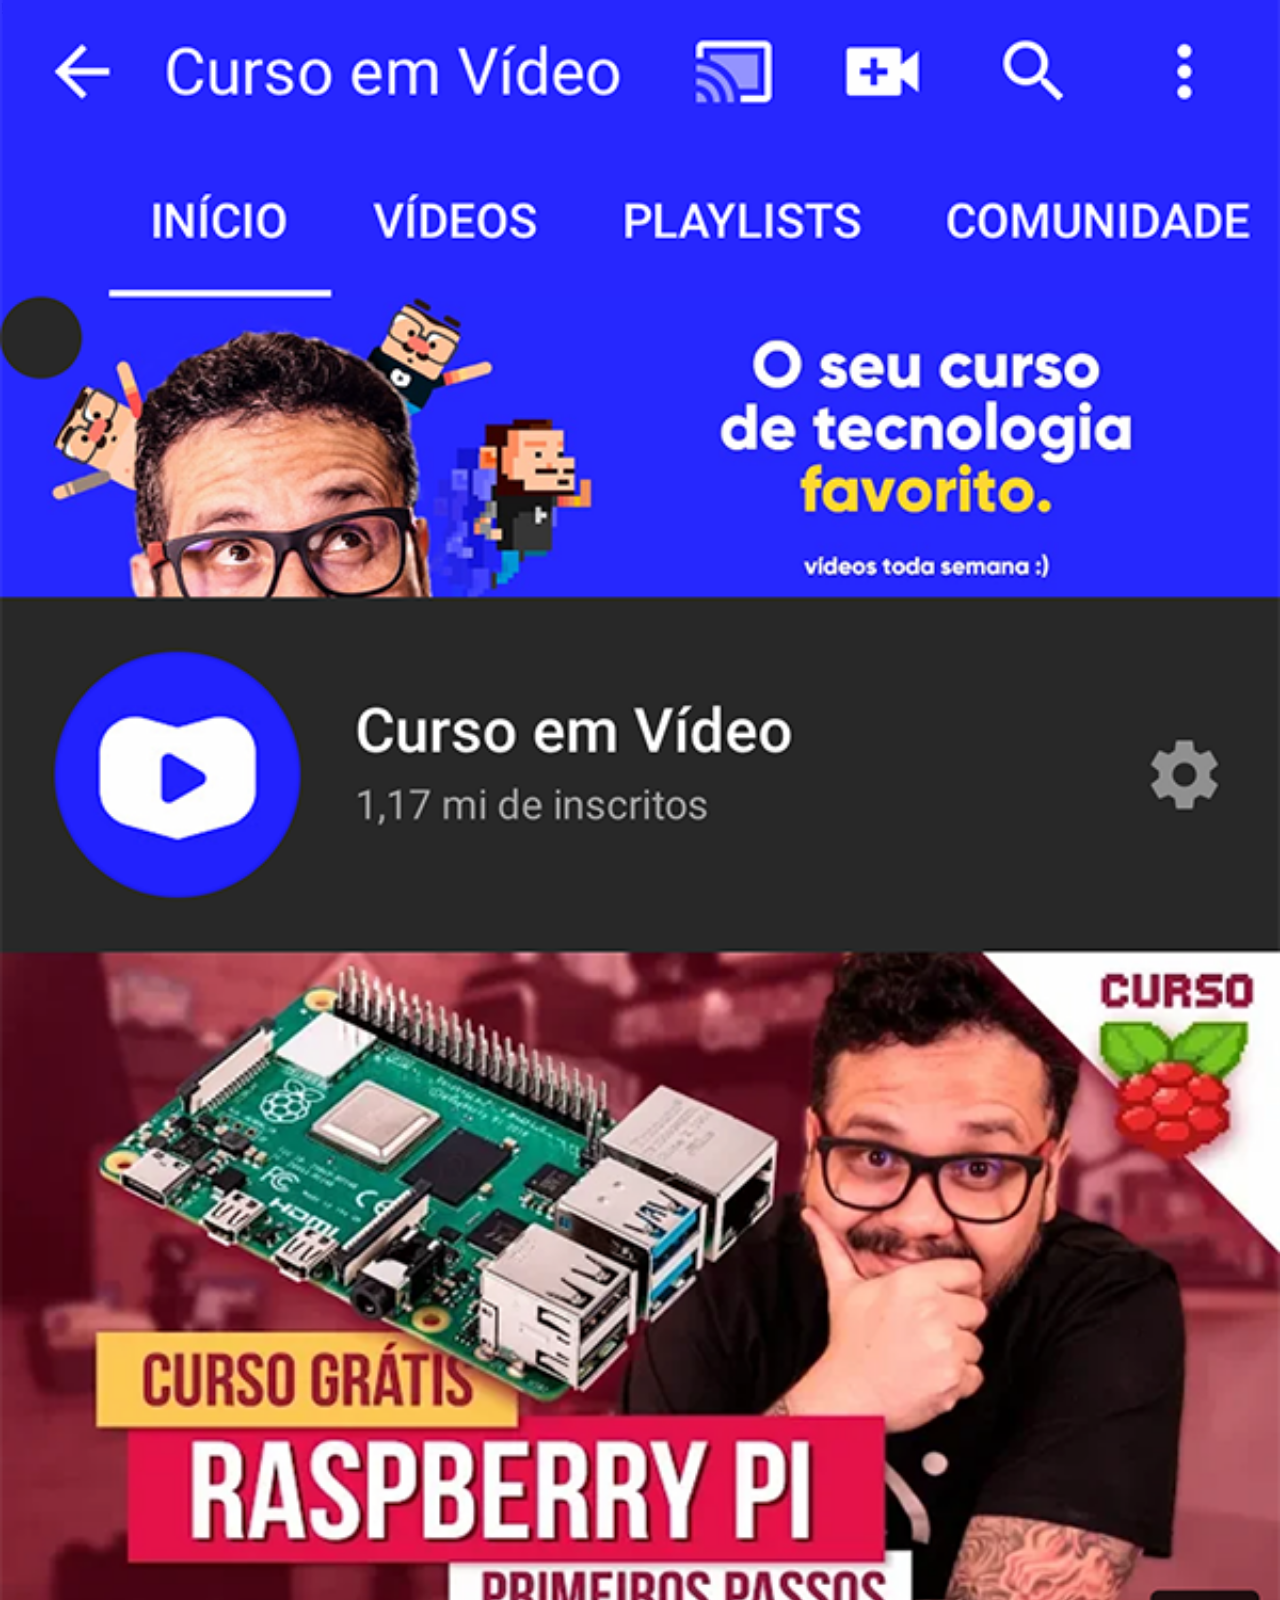
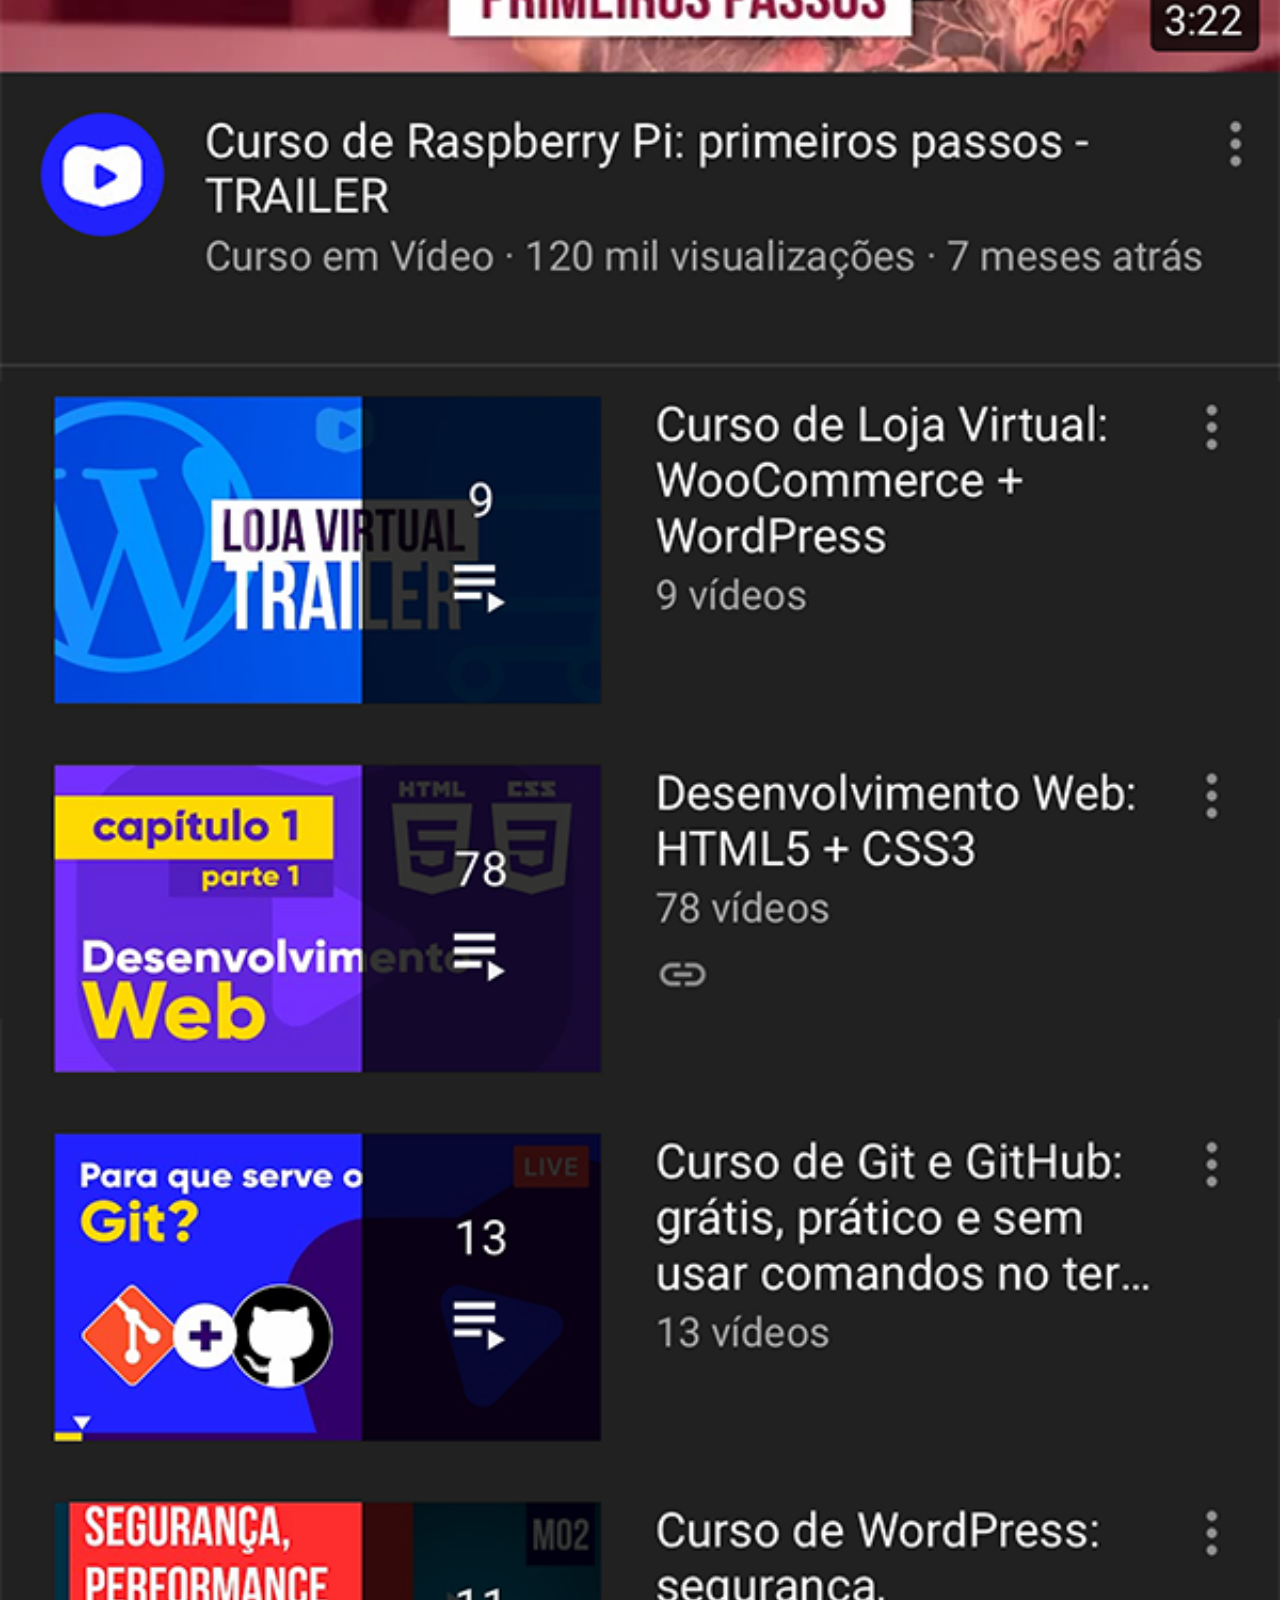
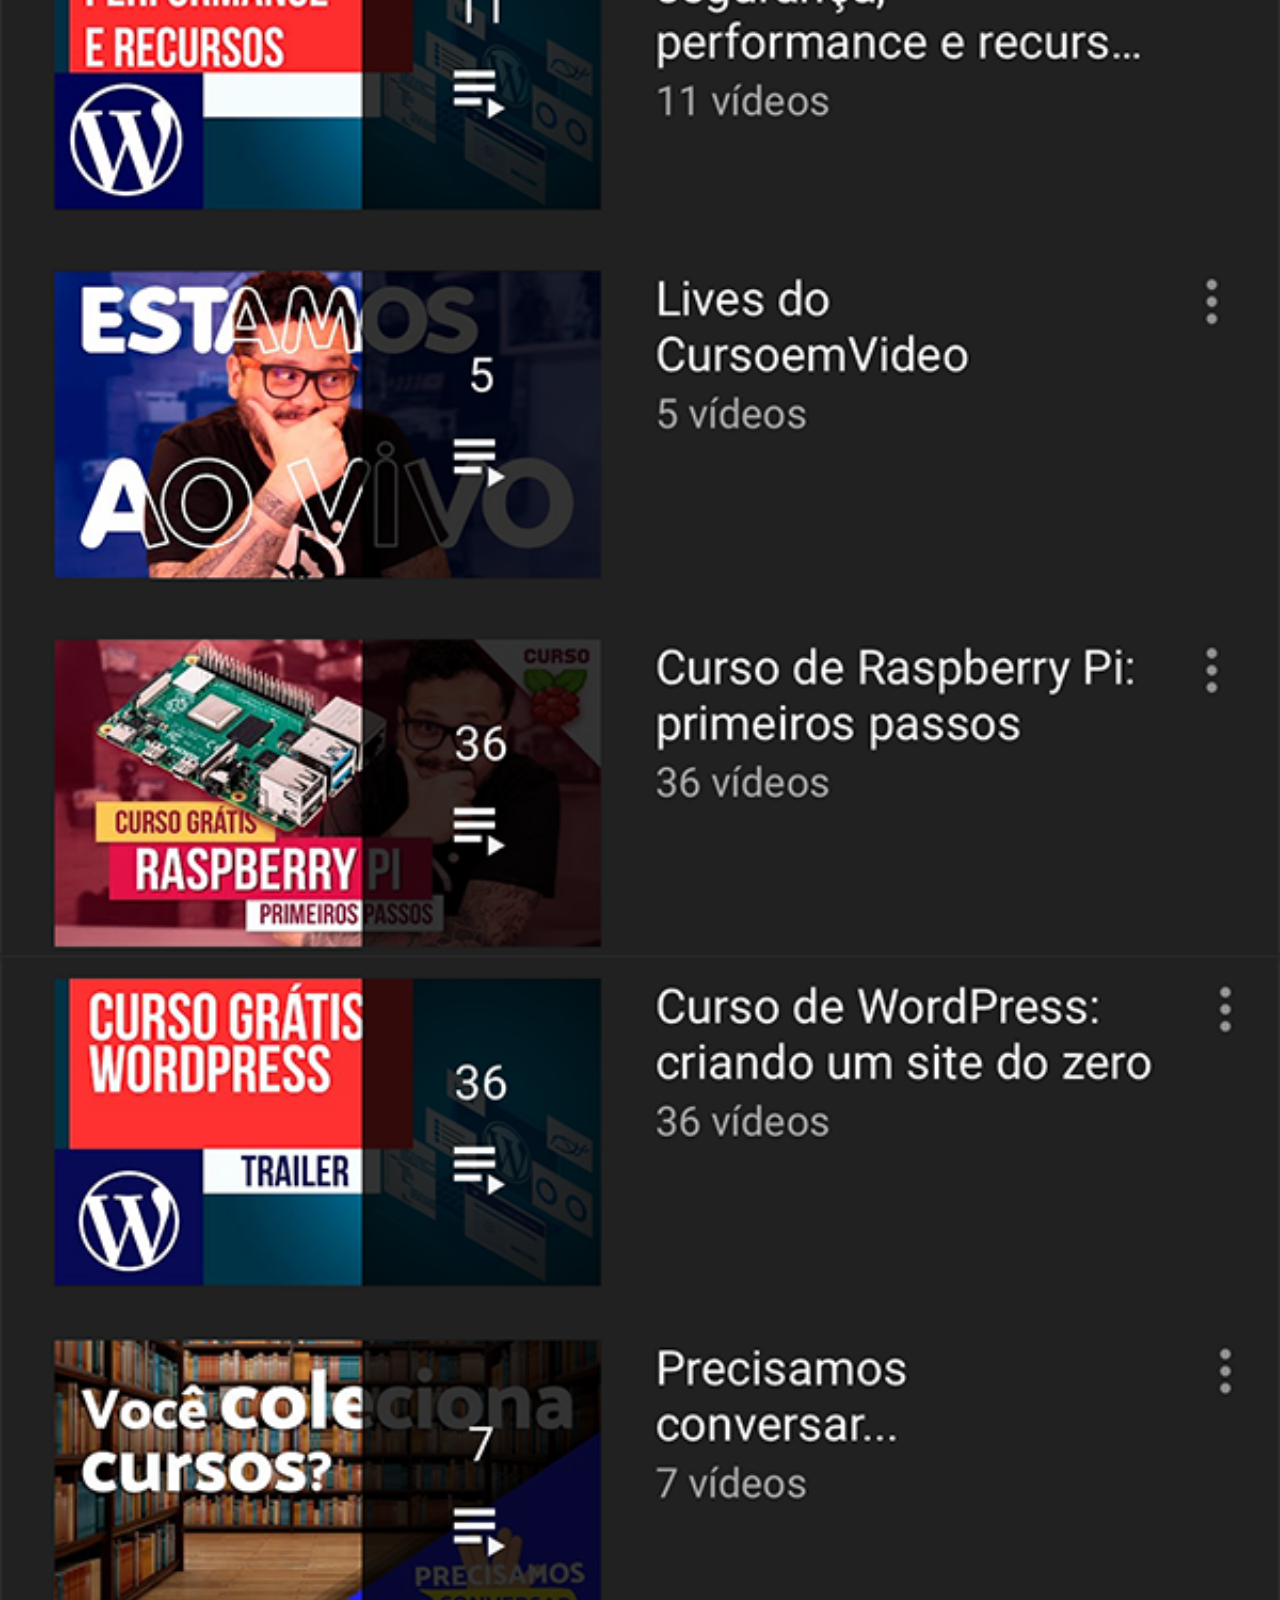
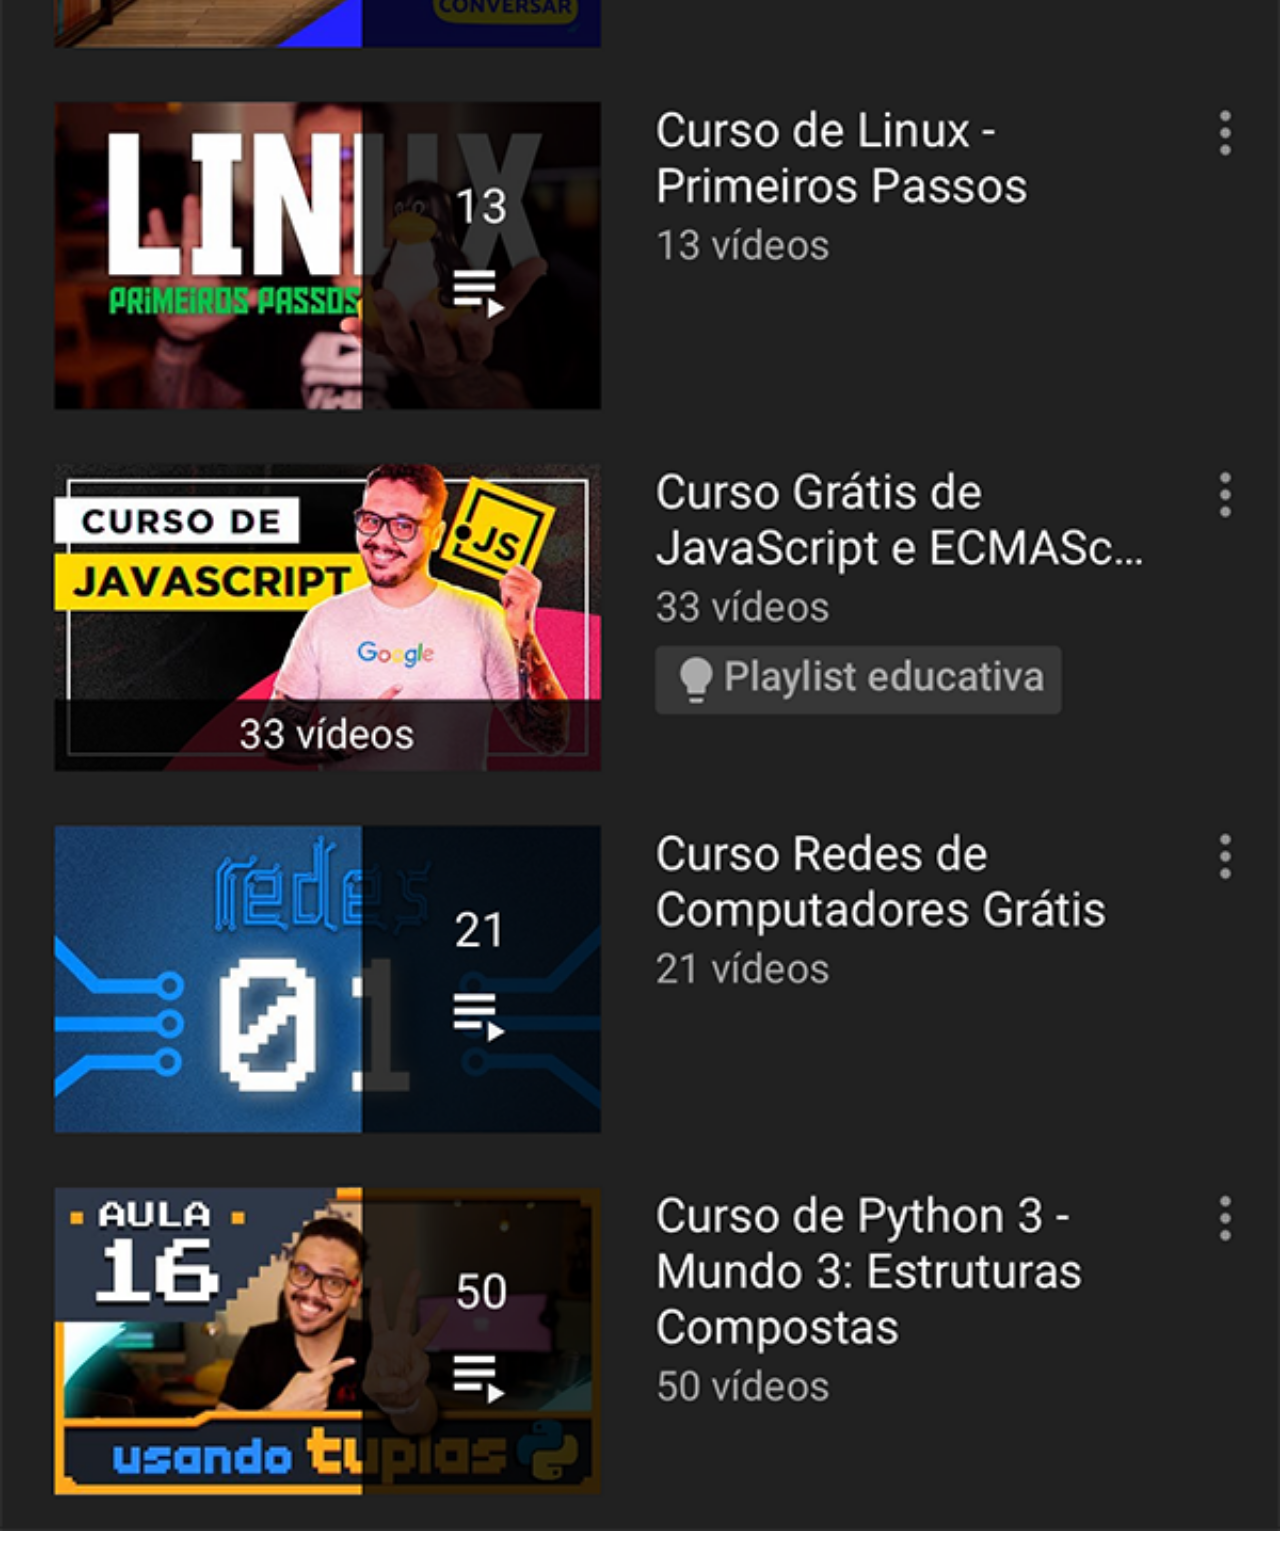
<file: Yt.html>
!<!DOCTYPE html>
<html lang="pt-br">
<head>
    <meta charset="UTF-8">
    <meta name="viewport" content="width=device-width, initial-scale=1.0">
    <title>Youtube</title>
    <style>
        *{
            margin: 0;
            padding: 0;
        }

        ::-webkit-scrollbar{
            height: 0;
            width: 0;
        }

        body img{
            width: 100vw;
            position: relative;
            top: -25px;
        }

    </style>
</head>
<body>
    <img src="imagens/tela-youtube.png" alt="Youtube">
</body>
</html>
</file>
<file: style.css>
@charset "UTF-8";

*{
    margin: 0;
    padding: 0;
    font-family: Arial, Helvetica, sans-serif;
}

html, body{
    height: 100vh;
    width: 100vw;
    background-color: black;
}

body{
    background: url(imagens/fundo-madeira.jpg) no-repeat top center;
    background-size: cover;
    background-attachment: fixed;
}

main{
    position: relative;
    height: 100vh;
}

section#telefone{
    position: absolute;
    background-image: url(imagens/frame-iphone.png);
    background-repeat: no-repeat;
    top: 50%;
    left: 50%;
    transform:translate(-50%, -50%) ;
    
    height: 627px;
    width: 311px;
}

iframe.tela{
    position: relative;
    top: 80px;
    left: 22px;
    width: 268px;
    height: 474px;
}

section#redes{
    text-align: right;
}

section#redes img{
    margin: 10px;
    width: 65px;
    border-radius: 50%;
    box-shadow: 2px 2px 5px rgba(0, 0, 0, 0.555);
    box-sizing: border-box;
}

section#redes img:hover{
    border: 2px solid rgba(194, 194, 194, 0.849);
    transition: border 0.3s;
}
</file>
